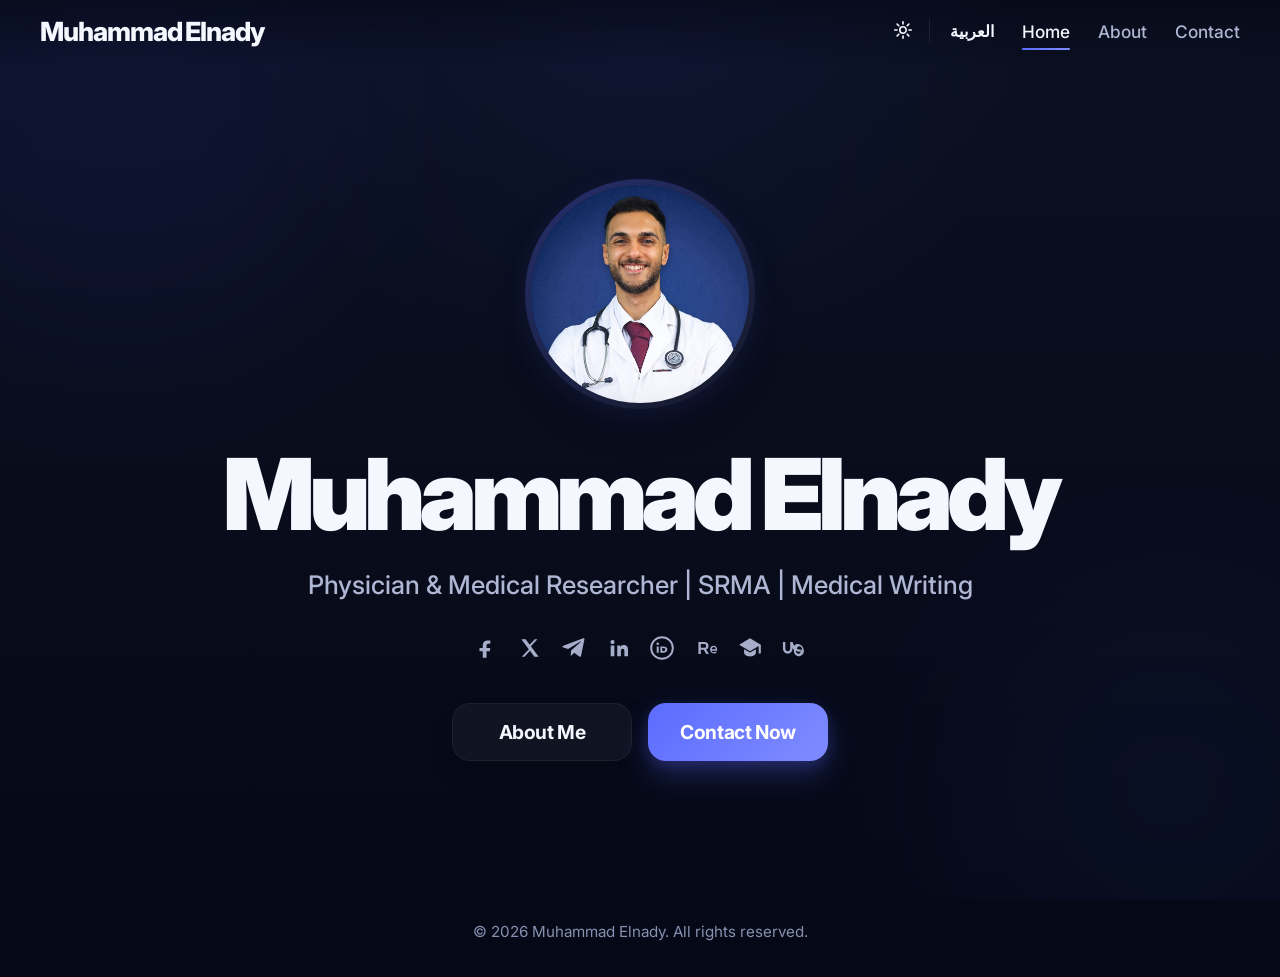
<file: index.html>
<!DOCTYPE html>
<html lang="en" dir="ltr" data-theme="dark">
  <head>
    <meta charset="UTF-8" />
    <meta name="viewport" content="width=device-width, initial-scale=1.0" />
    <title>Muhammad Elnady | Portfolio</title>
    <meta
      name="description"
      content="Muhammad Elnady - Physician, Medical Researcher, SRMA, and Medical Writer."
    />

    <!-- Google Font -->
    <link rel="preconnect" href="https://fonts.googleapis.com" />
    <link rel="preconnect" href="https://fonts.gstatic.com" crossorigin />
    <link
      href="https://fonts.googleapis.com/css2?family=Inter:wght@400;500;600;700;800;900&display=swap"
      rel="stylesheet"
    />
    <link rel="icon" type="image/jpeg" href="assets/img/favicon.png" />
    <!-- Main CSS -->
    <link rel="stylesheet" href="assets/css/style.css" />
  </head>
  <body class="home-page">
    <!-- =========================================
      HEADER / NAVBAR
      Edit brand name, nav labels, and links here
    ========================================== -->
    <header class="site-header">
      <div class="container navbar">
        <a href="index.html" class="brand">
          <!-- EDIT: Your logo / name -->
          <span class="brand__text">Muhammad Elnady</span>
        </a>

        <div class="nav-actions">
          <!-- Theme Toggle -->
          <button
            class="icon-btn theme-toggle"
            id="themeToggle"
            type="button"
            aria-label="Toggle light and dark mode"
            title="Toggle theme"
          >
            <span class="theme-toggle__sun" aria-hidden="true">
              <svg viewBox="0 0 24 24" fill="none">
                <path
                  d="M12 3V5.5M12 18.5V21M21 12H18.5M5.5 12H3M18.364 5.636L16.596 7.404M7.404 16.596L5.636 18.364M18.364 18.364L16.596 16.596M7.404 7.404L5.636 5.636M15.5 12A3.5 3.5 0 1 1 8.5 12A3.5 3.5 0 0 1 15.5 12Z"
                  stroke="currentColor"
                  stroke-width="1.8"
                  stroke-linecap="round"
                  stroke-linejoin="round"
                />
              </svg>
            </span>
            <span class="theme-toggle__moon" aria-hidden="true">
              <svg viewBox="0 0 24 24" fill="none">
                <path
                  d="M20 15.5A8.5 8.5 0 0 1 8.5 4C8.175 4 7.854 4.018 7.538 4.054A8.5 8.5 0 1 0 19.946 16.462C19.982 16.146 20 15.825 20 15.5Z"
                  stroke="currentColor"
                  stroke-width="1.8"
                  stroke-linecap="round"
                  stroke-linejoin="round"
                />
              </svg>
            </span>
          </button>

          <span class="nav-divider" aria-hidden="true"></span>

          <!-- Language Toggle -->
          <!-- EDIT: Change href later if you create Arabic version -->
          <button
          class="lang-toggle"
          id="langToggle"
          type="button"
          aria-label="Change language"
          data-lang-target="ar/index.html"
        >
          العربية
        </button>

          <!-- Mobile Menu Button -->
          <button
            class="menu-toggle"
            id="menuToggle"
            type="button"
            aria-label="Open menu"
            aria-expanded="false"
            aria-controls="siteNav"
          >
            <span></span>
            <span></span>
            <span></span>
          </button>

          <!-- Navigation -->
          <nav class="site-nav" id="siteNav" aria-label="Main navigation">
            <!-- EDIT: Update links as needed -->
            <a class="active" href="index.html">Home</a>
            <a href="about.html">About</a>
            <a href="contact.html">Contact</a>
          </nav>
        </div>
      </div>
    </header>

    <main>
      <!-- =========================================
        HERO SECTION
        Edit image, name, subtitle, social links, and CTA links here
      ========================================== -->
      <section class="hero">
        <div class="hero__bg hero__bg--one"></div>
        <div class="hero__bg hero__bg--two"></div>

        <div class="container hero__container">
          <!-- EDIT: Replace with your image path -->
          <div class="hero__avatar-wrap">
            <img
              class="hero__avatar"
              src="assets/img/profile.jpg"
              alt="Portrait of Muhammad Elnady"
            />
          </div>

          <!-- EDIT: Name -->
          <h1 class="hero__title">Muhammad Elnady</h1>

          <!-- EDIT: Subtitle -->
          <p class="hero__subtitle">
            Physician &amp; Medical Researcher | SRMA | Medical Writing
          </p>

          <!-- Social Links -->
          <!-- EDIT: Replace # with your real URLs -->
          <div class="social-links" aria-label="Social media links">
            <a href="https://www.facebook.com/danaa.2002" target="_blank" rel="noopener noreferrer" aria-label="Facebook">
              <svg viewBox="0 0 24 24" fill="none">
                <path
                  d="M14 8H16V5H13.5C10.7386 5 9 6.73858 9 9.5V12H6V15H9V21H12.5V15H15.5L16 12H12.5V9.8C12.5 8.72 12.72 8 14 8Z"
                  fill="currentColor"
                />
              </svg>
            </a>

            <a href="https://x.com/dana_5131" target="_blank" rel="noopener noreferrer" aria-label="X">
              <svg viewBox="0 0 24 24" fill="none">
                <path
                  d="M4 4L10.9 13.2L4.43 20H6.9L12 14.64L16 20H20L12.83 10.4L18.86 4H16.39L11.72 8.96L8 4H4Z"
                  fill="currentColor"
                />
              </svg>
            </a>

            <a href="https://t.me/muhammad_ramaadan" target="_blank" rel="noopener noreferrer" aria-label="Telegram">
              <svg viewBox="0 0 24 24" fill="none">
                <path
                  d="M21.5 4.5L18.56 19.14C18.34 20.18 17.77 20.44 16.9 19.96L12.17 16.47L9.89 18.67C9.64 18.92 9.43 19.13 8.95 19.13L9.29 14.31L18.06 6.38C18.44 6.04 17.98 5.85 17.48 6.18L6.64 13L1.97 11.54C0.96 11.22 0.94 10.52 2.18 10.03L20.44 2.99C21.29 2.69 22.03 3.19 21.5 4.5Z"
                  fill="currentColor"
                />
              </svg>
            </a>

            <a href="https://www.linkedin.com/in/muhammad-ramadan-b56132204" target="_blank" rel="noopener noreferrer" aria-label="LinkedIn">
              <svg viewBox="0 0 24 24" fill="none">
                <path
                  d="M6.94 8.5A1.94 1.94 0 1 0 6.94 4.62A1.94 1.94 0 0 0 6.94 8.5ZM5.25 9.75H8.63V19.5H5.25V9.75ZM10.75 9.75H13.99V11.08H14.04C14.49 10.22 15.58 9.31 17.22 9.31C20.62 9.31 21.25 11.55 21.25 14.46V19.5H17.88V15.03C17.88 13.97 17.86 12.6 16.39 12.6C14.89 12.6 14.66 13.77 14.66 14.95V19.5H11.28V9.75H10.75Z"
                  fill="currentColor"
                />
              </svg>
            </a>

            <a href="https://orcid.org/0009-0005-8263-1694" target="_blank" rel="noopener noreferrer" aria-label="ORCID">
              <svg viewBox="0 0 24 24" fill="none">
                <circle cx="12" cy="12" r="10" stroke="currentColor" stroke-width="1.8" />
                <circle cx="8" cy="8.1" r="1.2" fill="currentColor" />
                <path
                  d="M7.1 10.5H9V16.3H7.1V10.5ZM10.5 10.5H13.2C15.33 10.5 16.95 11.65 16.95 13.38C16.95 15.06 15.57 16.3 13.24 16.3H10.5V10.5ZM12.25 12V14.8H13.18C14.44 14.8 15.11 14.19 15.11 13.4C15.11 12.6 14.42 12 13.16 12H12.25Z"
                  fill="currentColor"
                />
              </svg>
            </a>

            <a href="https://www.researchgate.net/profile/Mohamed-Ramadan-182" target="_blank" rel="noopener noreferrer" aria-label="ResearchGate">
              <svg viewBox="0 0 24 24" fill="none">
                <path
                  d="M5 6.5H10.2C12.84 6.5 14.35 7.8 14.35 10.1C14.35 11.68 13.5 12.77 12.08 13.2L14.7 17.5H12.27L9.95 13.53H7.18V17.5H5V6.5ZM7.18 8.35V11.8H10C11.45 11.8 12.13 11.26 12.13 10.08C12.13 8.93 11.43 8.35 10 8.35H7.18Z"
                  fill="currentColor"
                />
                <path
                  d="M19.2 9.9C17.22 9.9 15.75 11.39 15.75 13.44C15.75 15.53 17.19 17 19.23 17C20.53 17 21.59 16.4 22.06 15.37H20.08C19.82 15.73 19.35 15.93 18.84 15.93C17.95 15.93 17.31 15.39 17.16 14.54H22.22C22.25 14.34 22.27 14.11 22.27 13.89C22.27 11.55 20.98 9.9 19.2 9.9ZM17.2 13.22C17.34 12.42 17.93 10.97 19.19 10.97C20.36 10.97 20.9 11.95 20.95 13.22H17.2Z"
                  fill="currentColor"
                />
              </svg>
            </a>

            <a href="https://scholar.google.com/citations?user=Tmoz6ccAAAAJ&hl=en" target="_blank" rel="noopener noreferrer" aria-label="Google Scholar">
              <svg viewBox="0 0 24 24" fill="none">
                <path
                  d="M12 3L2 9L12 15L20 10.2V17H22V9L12 3ZM6.5 13.2V16.1C6.5 18.1 8.96 19.75 12 19.75C15.04 19.75 17.5 18.1 17.5 16.1V13.2L12 16.1L6.5 13.2Z"
                  fill="currentColor"
                />
              </svg>
            </a>

            <a href="https://www.upwork.com/freelancers/~01d7a597a77e3b06c5" target="_blank" rel="noopener noreferrer" aria-label="Upwork">
              <svg viewBox="0 0 24 24" fill="none">
                <path
                  d="M15.25 8.4C14.02 8.4 12.94 8.93 12.17 9.86C11.56 8.88 11.06 7.75 10.71 6.5H8.51V12.25C8.51 13.91 7.63 15.09 6.25 15.09C4.9 15.09 4 13.97 4 12.25V6.5H1.8V12.28C1.8 15.22 3.67 17.17 6.25 17.17C8.78 17.17 10.71 15.22 10.71 12.28V11.83C11.09 12.57 11.54 13.24 12.05 13.82L11.99 14.16C11.5 16.85 13.28 19.5 16.27 19.5C18.93 19.5 21.1 17.34 21.1 14.66C21.1 11.48 18.56 8.4 15.25 8.4ZM16.18 17.39C14.58 17.39 13.62 16.03 13.88 14.58L13.91 14.4C14.81 15.12 15.81 15.53 16.71 15.53C17.32 15.53 17.87 15.37 18.31 15.08C18.12 16.39 17.24 17.39 16.18 17.39ZM16.79 13.48C16.16 13.48 15.36 13.14 14.58 12.52C14.97 11.36 15.95 10.49 17.05 10.49C18.46 10.49 19.43 11.88 19.43 13.63C19.43 13.83 19.42 14.02 19.39 14.2C18.93 13.75 18.1 13.48 16.79 13.48Z"
                  fill="currentColor"
                />
              </svg>
            </a>
          </div>

          <!-- CTA Buttons -->
          <!-- EDIT: Update button links -->
          <div class="hero__cta">
            <a href="about.html" class="btn btn--secondary">About Me</a>
            <a href="contact.html" class="btn btn--primary">Contact Now</a>
          </div>
        </div>
      </section>
    </main>

    <!-- =========================================
      FOOTER
      Edit footer text/links here
    ========================================== -->
    <footer class="site-footer">
      <div class="container footer-inner">
        <p>&copy; <span id="currentYear"></span> Muhammad Elnady. All rights reserved.</p>
      </div>
    </footer>

    <script src="assets/js/main.js"></script>
  </body>
</html>
</file>
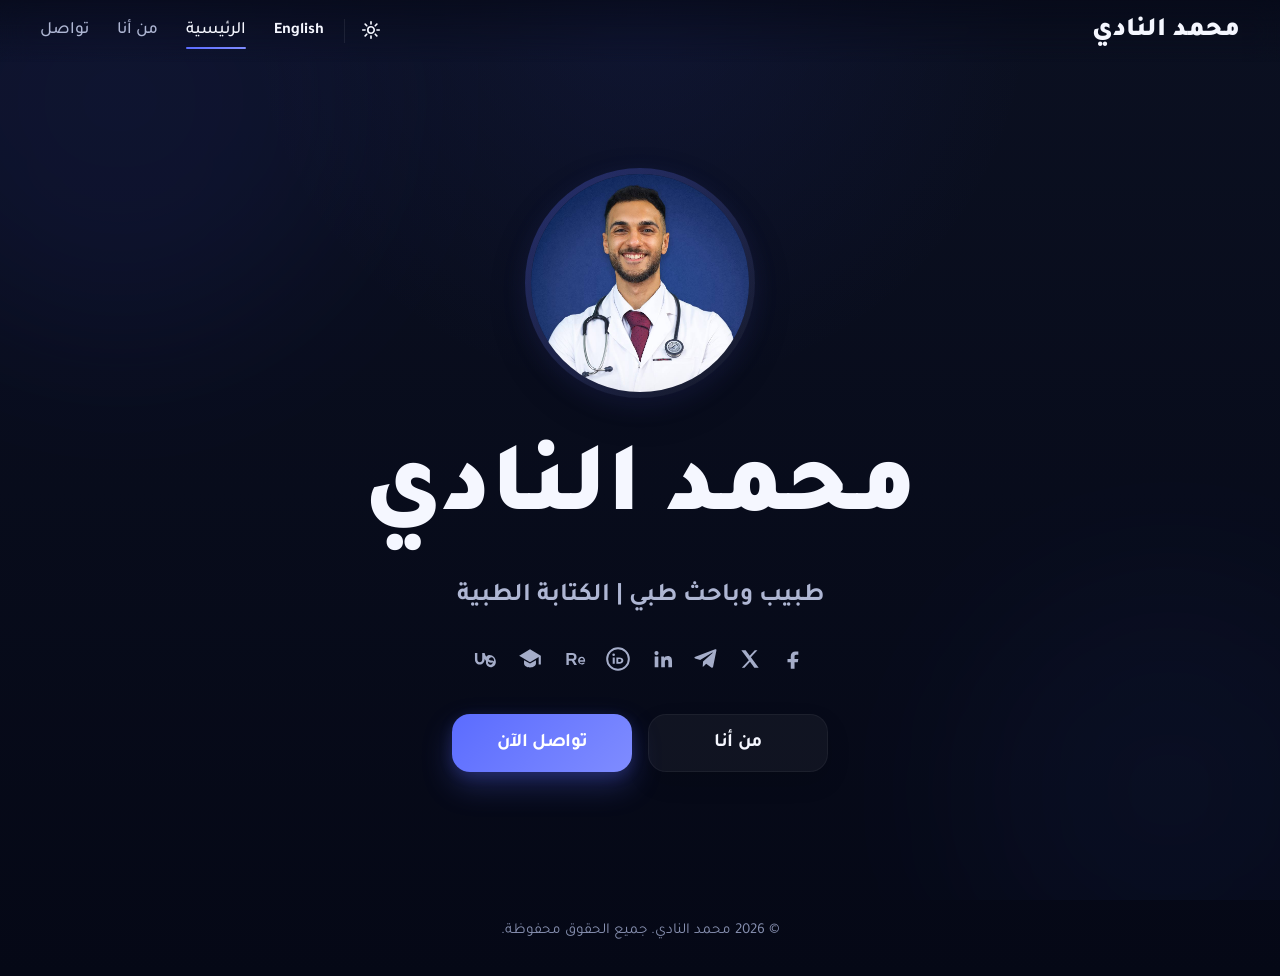
<file: ar/index.html>
<!DOCTYPE html>
<html lang="ar" dir="rtl" data-theme="dark">
  <head>
    <meta charset="UTF-8" />
    <meta name="viewport" content="width=device-width, initial-scale=1.0" />
    <title>محمد النادي | الرئيسية</title>
    <meta
      name="description"
      content="الموقع الشخصي لمحمد النادي - طبيب وباحث طبي وكاتب طبي."
    />

    <link rel="preconnect" href="https://fonts.googleapis.com" />
    <link rel="preconnect" href="https://fonts.gstatic.com" crossorigin />
    <link
      href="https://fonts.googleapis.com/css2?family=Inter:wght@400;500;600;700;800;900&family=Tajawal:wght@400;500;700;800;900&display=swap"
      rel="stylesheet"
    />

    <link rel="icon" type="image/jpeg" href="../assets/img/favicon.jpg" />
    <link rel="stylesheet" href="../assets/css/style.css" />
  </head>
  <body class="home-page is-ar">
    <header class="site-header">
      <div class="container navbar">
        <a href="index.html" class="brand">
          <span class="brand__text brand__text--ar">محمد النادي</span>
        </a>

        <div class="nav-actions">
          <button
            class="icon-btn theme-toggle"
            id="themeToggle"
            type="button"
            aria-label="تبديل الوضع الداكن والفاتح"
            title="تبديل المظهر"
          >
            <span class="theme-toggle__sun" aria-hidden="true">
              <svg viewBox="0 0 24 24" fill="none">
                <path d="M12 3V5.5M12 18.5V21M21 12H18.5M5.5 12H3M18.364 5.636L16.596 7.404M7.404 16.596L5.636 18.364M18.364 18.364L16.596 16.596M7.404 7.404L5.636 5.636M15.5 12A3.5 3.5 0 1 1 8.5 12A3.5 3.5 0 0 1 15.5 12Z" stroke="currentColor" stroke-width="1.8" stroke-linecap="round" stroke-linejoin="round"/>
              </svg>
            </span>
            <span class="theme-toggle__moon" aria-hidden="true">
              <svg viewBox="0 0 24 24" fill="none">
                <path d="M20 15.5A8.5 8.5 0 0 1 8.5 4C8.175 4 7.854 4.018 7.538 4.054A8.5 8.5 0 1 0 19.946 16.462C19.982 16.146 20 15.825 20 15.5Z" stroke="currentColor" stroke-width="1.8" stroke-linecap="round" stroke-linejoin="round"/>
              </svg>
            </span>
          </button>

          <span class="nav-divider" aria-hidden="true"></span>

          <button
            class="lang-toggle"
            id="langToggle"
            type="button"
            aria-label="Change language"
            data-lang-target="../index.html"
          >
            English
          </button>

          <button
            class="menu-toggle"
            id="menuToggle"
            type="button"
            aria-label="فتح القائمة"
            aria-expanded="false"
            aria-controls="siteNav"
          >
            <span></span>
            <span></span>
            <span></span>
          </button>

          <nav class="site-nav" id="siteNav" aria-label="القائمة الرئيسية">
            <a class="active" href="index.html">الرئيسية</a>
            <a href="about.html">من أنا</a>
            <a href="contact.html">تواصل</a>
          </nav>
        </div>
      </div>
    </header>

    <main>
      <section class="hero">
        <div class="hero__bg hero__bg--one"></div>
        <div class="hero__bg hero__bg--two"></div>

        <div class="container hero__container">
          <div class="hero__avatar-wrap">
            <img
              class="hero__avatar"
              src="../assets/img/profile.jpg"
              alt="صورة محمد النادي"
            />
          </div>

          <h1 class="hero__title hero__title--ar">محمد النادي</h1>

          <p class="hero__subtitle hero__subtitle--ar">
            طبيب وباحث طبي | الكتابة الطبية
          </p>

          <div class="social-links" aria-label="روابط التواصل الاجتماعي">
            <a href="https://www.facebook.com/danaa.2002" target="_blank" rel="noopener noreferrer" aria-label="Facebook"><svg viewBox="0 0 24 24" fill="none"><path d="M14 8H16V5H13.5C10.7386 5 9 6.73858 9 9.5V12H6V15H9V21H12.5V15H15.5L16 12H12.5V9.8C12.5 8.72 12.72 8 14 8Z" fill="currentColor"/></svg></a>
            <a href="https://x.com/dana_5131?s=21" target="_blank" rel="noopener noreferrer" aria-label="X"><svg viewBox="0 0 24 24" fill="none"><path d="M4 4L10.9 13.2L4.43 20H6.9L12 14.64L16 20H20L12.83 10.4L18.86 4H16.39L11.72 8.96L8 4H4Z" fill="currentColor"/></svg></a>
            <a href="https://t.me/muhammad_ramaadan" target="_blank" rel="noopener noreferrer" aria-label="Telegram"><svg viewBox="0 0 24 24" fill="none"><path d="M21.5 4.5L18.56 19.14C18.34 20.18 17.77 20.44 16.9 19.96L12.17 16.47L9.89 18.67C9.64 18.92 9.43 19.13 8.95 19.13L9.29 14.31L18.06 6.38C18.44 6.04 17.98 5.85 17.48 6.18L6.64 13L1.97 11.54C0.96 11.22 0.94 10.52 2.18 10.03L20.44 2.99C21.29 2.69 22.03 3.19 21.5 4.5Z" fill="currentColor"/></svg></a>
            <a href="https://www.linkedin.com/in/muhammad-ramadan-b56132204" target="_blank" rel="noopener noreferrer" aria-label="LinkedIn"><svg viewBox="0 0 24 24" fill="none"><path d="M6.94 8.5A1.94 1.94 0 1 0 6.94 4.62A1.94 1.94 0 0 0 6.94 8.5ZM5.25 9.75H8.63V19.5H5.25V9.75ZM10.75 9.75H13.99V11.08H14.04C14.49 10.22 15.58 9.31 17.22 9.31C20.62 9.31 21.25 11.55 21.25 14.46V19.5H17.88V15.03C17.88 13.97 17.86 12.6 16.39 12.6C14.89 12.6 14.66 13.77 14.66 14.95V19.5H11.28V9.75H10.75Z" fill="currentColor"/></svg></a>
            <a href="https://orcid.org/0009-0005-8263-1694" target="_blank" rel="noopener noreferrer" aria-label="ORCID"><svg viewBox="0 0 24 24" fill="none"><circle cx="12" cy="12" r="10" stroke="currentColor" stroke-width="1.8" /><circle cx="8" cy="8.1" r="1.2" fill="currentColor" /><path d="M7.1 10.5H9V16.3H7.1V10.5ZM10.5 10.5H13.2C15.33 10.5 16.95 11.65 16.95 13.38C16.95 15.06 15.57 16.3 13.24 16.3H10.5V10.5ZM12.25 12V14.8H13.18C14.44 14.8 15.11 14.19 15.11 13.4C15.11 12.6 14.42 12 13.16 12H12.25Z" fill="currentColor" /></svg></a>
            <a href="https://www.researchgate.net/profile/Mohamed-Ramadan-182" target="_blank" rel="noopener noreferrer" aria-label="ResearchGate"><svg viewBox="0 0 24 24" fill="none"><path d="M5 6.5H10.2C12.84 6.5 14.35 7.8 14.35 10.1C14.35 11.68 13.5 12.77 12.08 13.2L14.7 17.5H12.27L9.95 13.53H7.18V17.5H5V6.5ZM7.18 8.35V11.8H10C11.45 11.8 12.13 11.26 12.13 10.08C12.13 8.93 11.43 8.35 10 8.35H7.18Z" fill="currentColor"/><path d="M19.2 9.9C17.22 9.9 15.75 11.39 15.75 13.44C15.75 15.53 17.19 17 19.23 17C20.53 17 21.59 16.4 22.06 15.37H20.08C19.82 15.73 19.35 15.93 18.84 15.93C17.95 15.93 17.31 15.39 17.16 14.54H22.22C22.25 14.34 22.27 14.11 22.27 13.89C22.27 11.55 20.98 9.9 19.2 9.9ZM17.2 13.22C17.34 12.42 17.93 10.97 19.19 10.97C20.36 10.97 20.9 11.95 20.95 13.22H17.2Z" fill="currentColor"/></svg></a>
            <a href="https://scholar.google.com/citations?user=Tmoz6ccAAAAJ&hl=en" target="_blank" rel="noopener noreferrer" aria-label="Google Scholar"><svg viewBox="0 0 24 24" fill="none"><path d="M12 3L2 9L12 15L20 10.2V17H22V9L12 3ZM6.5 13.2V16.1C6.5 18.1 8.96 19.75 12 19.75C15.04 19.75 17.5 18.1 17.5 16.1V13.2L12 16.1L6.5 13.2Z" fill="currentColor"/></svg></a>
            <a href="https://www.upwork.com/freelancers/~01d7a597a77e3b06c5" target="_blank" rel="noopener noreferrer" aria-label="Upwork"><svg viewBox="0 0 24 24" fill="none"><path d="M15.25 8.4C14.02 8.4 12.94 8.93 12.17 9.86C11.56 8.88 11.06 7.75 10.71 6.5H8.51V12.25C8.51 13.91 7.63 15.09 6.25 15.09C4.9 15.09 4 13.97 4 12.25V6.5H1.8V12.28C1.8 15.22 3.67 17.17 6.25 17.17C8.78 17.17 10.71 15.22 10.71 12.28V11.83C11.09 12.57 11.54 13.24 12.05 13.82L11.99 14.16C11.5 16.85 13.28 19.5 16.27 19.5C18.93 19.5 21.1 17.34 21.1 14.66C21.1 11.48 18.56 8.4 15.25 8.4ZM16.18 17.39C14.58 17.39 13.62 16.03 13.88 14.58L13.91 14.4C14.81 15.12 15.81 15.53 16.71 15.53C17.32 15.53 17.87 15.37 18.31 15.08C18.12 16.39 17.24 17.39 16.18 17.39ZM16.79 13.48C16.16 13.48 15.36 13.14 14.58 12.52C14.97 11.36 15.95 10.49 17.05 10.49C18.46 10.49 19.43 11.88 19.43 13.63C19.43 13.83 19.42 14.02 19.39 14.2C18.93 13.75 18.1 13.48 16.79 13.48Z" fill="currentColor"/></svg></a>
          </div>

          <div class="hero__cta">
            <a href="about.html" class="btn btn--secondary">من أنا</a>
            <a href="contact.html" class="btn btn--primary">تواصل الآن</a>
          </div>
        </div>
      </section>
    </main>

    <footer class="site-footer">
      <div class="container footer-inner">
        <p>© <span id="currentYear"></span> محمد النادي. جميع الحقوق محفوظة.</p>
      </div>
    </footer>

    <script src="../assets/js/main.js"></script>
  </body>
</html>
</file>
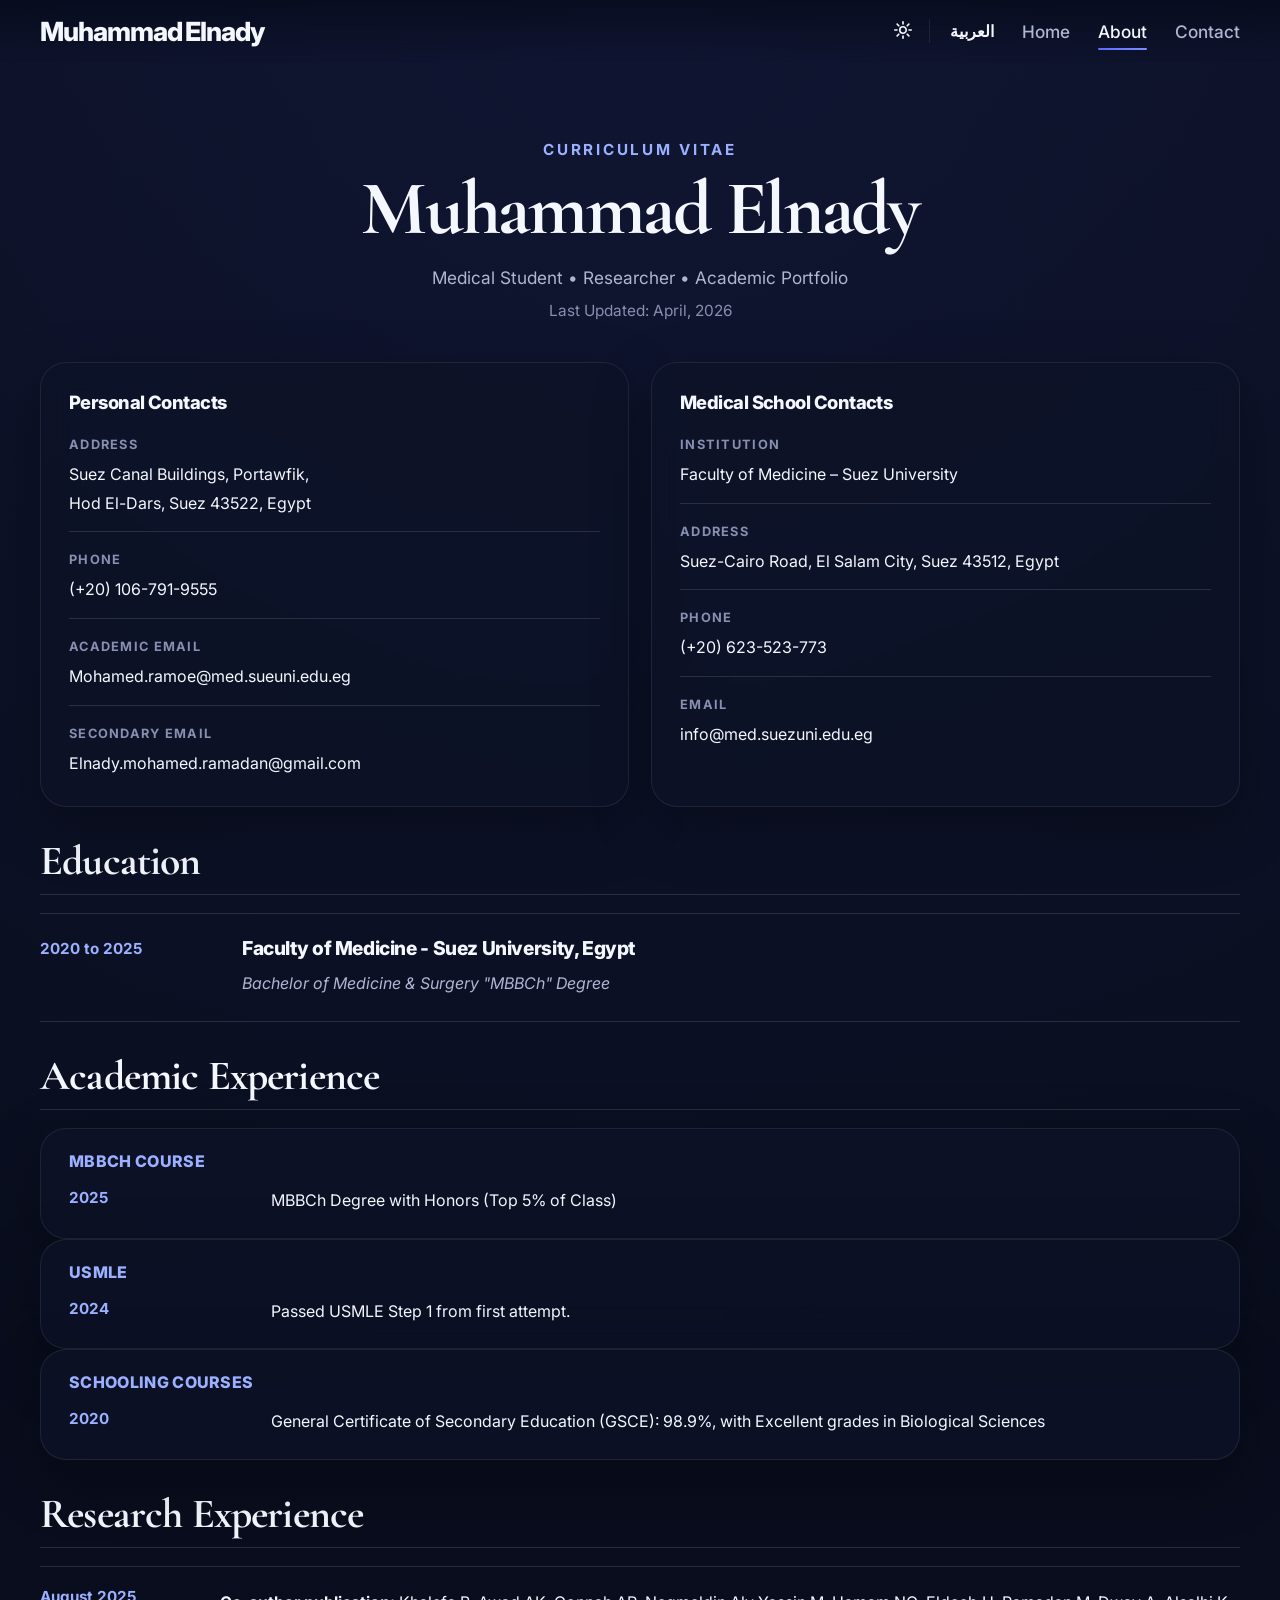
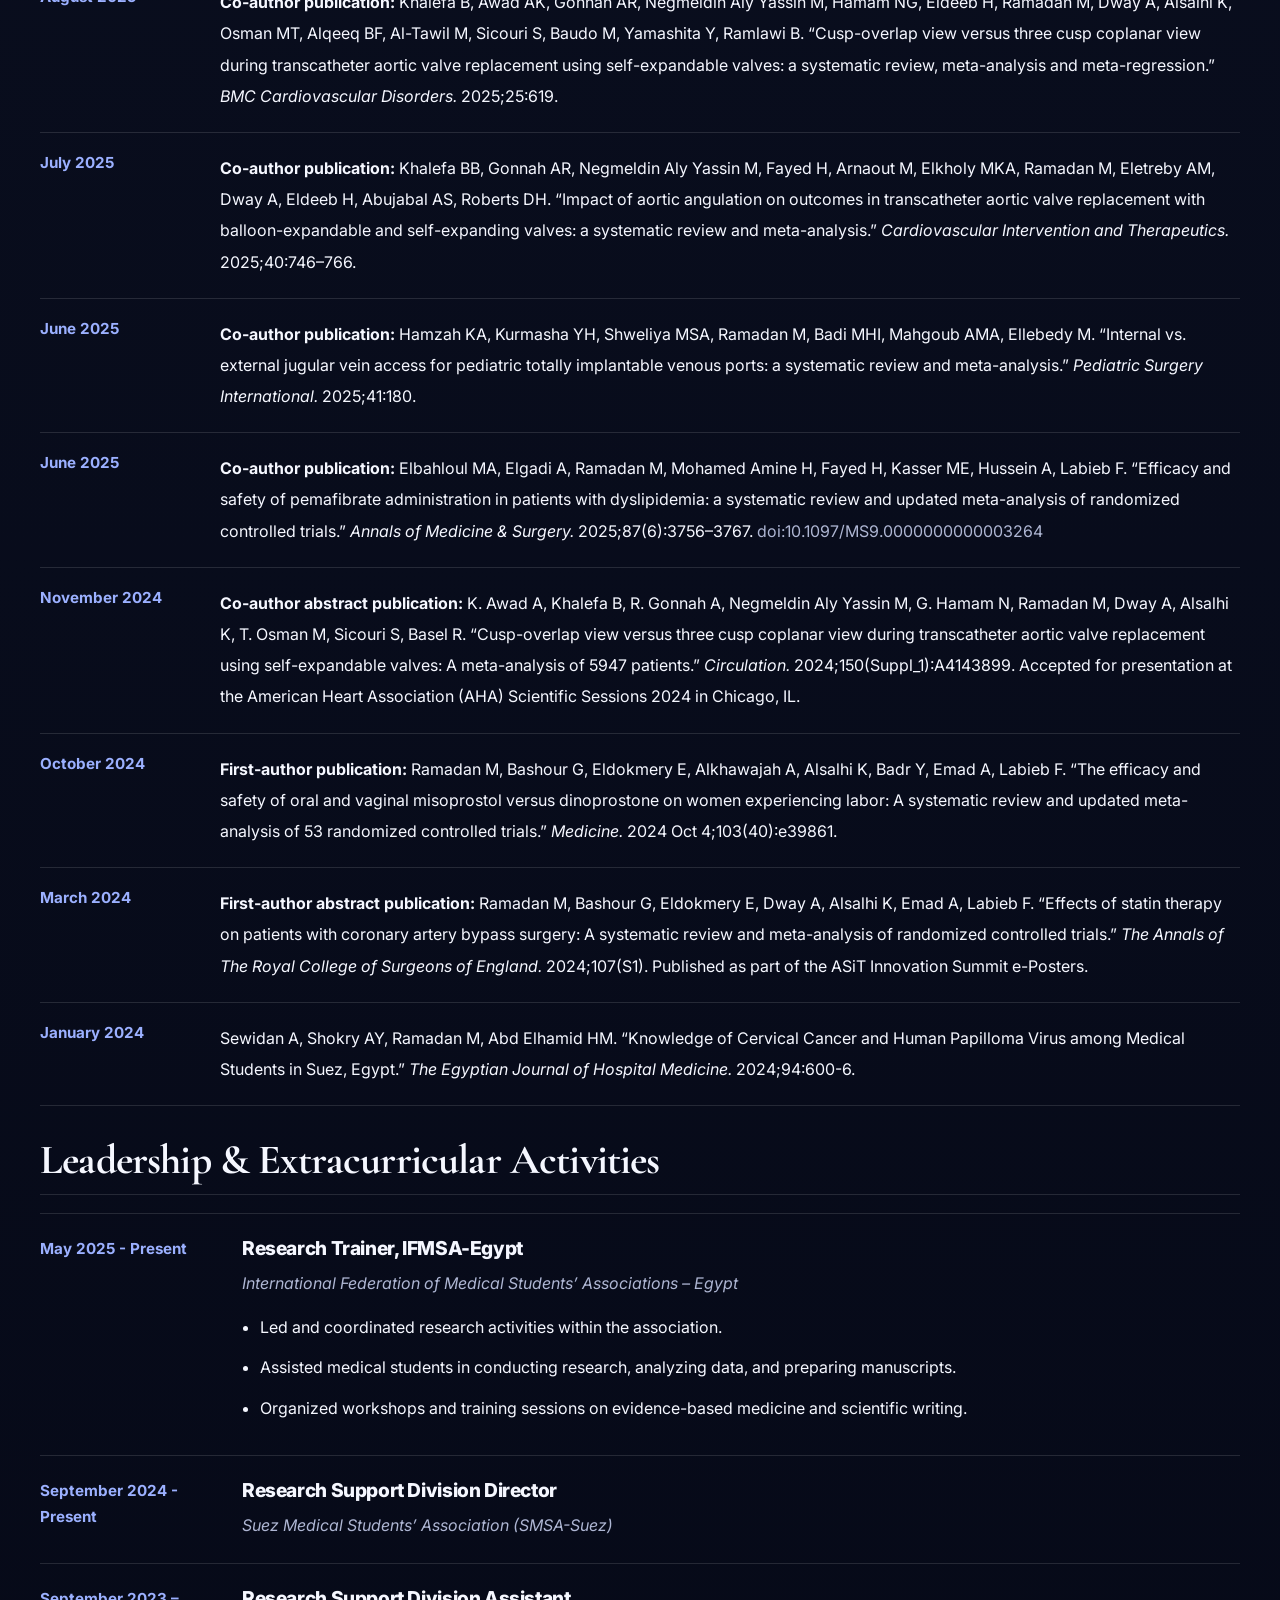
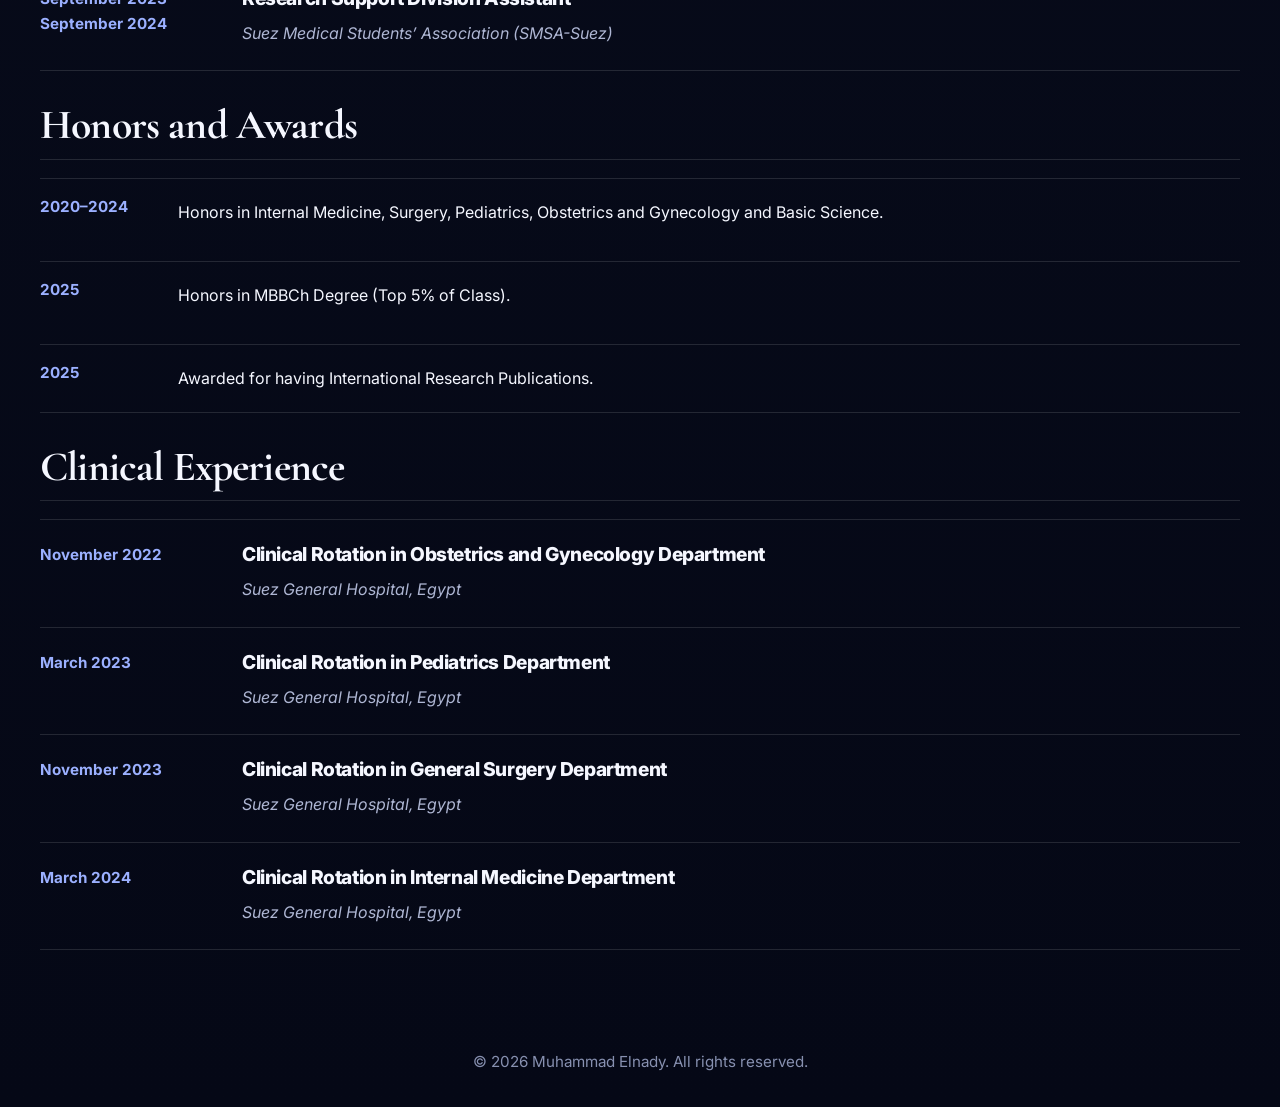
<file: about.html>
<!DOCTYPE html>
<html lang="en" dir="ltr" data-theme="dark">
  <head>
    <meta charset="UTF-8" />
    <meta name="viewport" content="width=device-width, initial-scale=1.0" />
    <title>About | Muhammad Elnady</title>
    <meta
      name="description"
      content="About page and CV of Muhammad Elnady."
    />

    <link rel="preconnect" href="https://fonts.googleapis.com" />
    <link rel="preconnect" href="https://fonts.gstatic.com" crossorigin />
    <link
      href="https://fonts.googleapis.com/css2?family=Inter:wght@400;500;600;700;800;900&family=Cormorant+Garamond:wght@600;700&display=swap"
      rel="stylesheet"
    />
    <link rel="icon" type="image/jpeg" href="assets/img/favicon.png" />
    <link rel="stylesheet" href="assets/css/style.css" />
  </head>
  <body class="about-page">
    <!-- =========================================
      HEADER / NAVBAR
      Edit brand, nav labels, and links here
    ========================================== -->
    <header class="site-header">
      <div class="container navbar">
        <a href="index.html" class="brand">
          <!-- EDIT: Brand name -->
          <span class="brand__text">Muhammad Elnady</span>
        </a>

        <div class="nav-actions">
          <button
            class="icon-btn theme-toggle"
            id="themeToggle"
            type="button"
            aria-label="Toggle light and dark mode"
            title="Toggle theme"
          >
            <span class="theme-toggle__sun" aria-hidden="true">
              <svg viewBox="0 0 24 24" fill="none">
                <path
                  d="M12 3V5.5M12 18.5V21M21 12H18.5M5.5 12H3M18.364 5.636L16.596 7.404M7.404 16.596L5.636 18.364M18.364 18.364L16.596 16.596M7.404 7.404L5.636 5.636M15.5 12A3.5 3.5 0 1 1 8.5 12A3.5 3.5 0 0 1 15.5 12Z"
                  stroke="currentColor"
                  stroke-width="1.8"
                  stroke-linecap="round"
                  stroke-linejoin="round"
                />
              </svg>
            </span>
            <span class="theme-toggle__moon" aria-hidden="true">
              <svg viewBox="0 0 24 24" fill="none">
                <path
                  d="M20 15.5A8.5 8.5 0 0 1 8.5 4C8.175 4 7.854 4.018 7.538 4.054A8.5 8.5 0 1 0 19.946 16.462C19.982 16.146 20 15.825 20 15.5Z"
                  stroke="currentColor"
                  stroke-width="1.8"
                  stroke-linecap="round"
                  stroke-linejoin="round"
                />
              </svg>
            </span>
          </button>

          <span class="nav-divider" aria-hidden="true"></span>

          <button
          class="lang-toggle"
          id="langToggle"
          type="button"
          aria-label="Change language"
          data-lang-target="ar/about.html"
        >
          العربية
        </button>
          <button
            class="menu-toggle"
            id="menuToggle"
            type="button"
            aria-label="Open menu"
            aria-expanded="false"
            aria-controls="siteNav"
          >
            <span></span>
            <span></span>
            <span></span>
          </button>

          <nav class="site-nav" id="siteNav" aria-label="Main navigation">
            <a href="index.html">Home</a>
            <a class="active" href="about.html">About</a>
            <a href="contact.html">Contact</a>
          </nav>
        </div>
      </div>
    </header>

    <main class="about-main">
      <div class="container">
        <!-- =========================================
          ABOUT HERO / NAME BLOCK
          EDIT: This is the easiest place to update your name,
          title, and short summary later
        ========================================== -->
        <section class="about-hero">
          <p class="about-eyebrow">Curriculum Vitae</p>
          <h1 class="about-name">Muhammad Elnady</h1>
          <p class="about-role">
            Medical Student • Researcher • Academic Portfolio
          </p>
          <p class="about-updated">Last Updated: April, 2026</p>
        </section>

        <!-- =========================================
          CONTACTS GRID
          EDIT: Update personal and institutional contacts here
        ========================================== -->
        <section class="about-grid about-grid--top">
          <article class="cv-card">
            <h2 class="section-heading">Personal Contacts</h2>
            <div class="contact-list">
              <div class="contact-item">
                <span class="contact-label">Address</span>
                <p>
                  Suez Canal Buildings, Portawfik,<br />
                  Hod El-Dars, Suez 43522, Egypt
                </p>
              </div>

              <div class="contact-item">
                <span class="contact-label">Phone</span>
                <p><a href="tel:+201067919555">(+20) 106-791-9555</a></p>
              </div>

              <div class="contact-item">
                <span class="contact-label">Academic Email</span>
                <p>
                  <a href="mailto:Mohamed.ramoe@med.sueuni.edu.eg">
                    Mohamed.ramoe@med.sueuni.edu.eg
                  </a>
                </p>
              </div>

              <div class="contact-item">
                <span class="contact-label">Secondary Email</span>
                <p>
                  <a href="mailto:Elnady.mohamed.ramadan@gmail.com">
                    Elnady.mohamed.ramadan@gmail.com
                  </a>
                </p>
              </div>
            </div>
          </article>

          <article class="cv-card">
            <h2 class="section-heading">Medical School Contacts</h2>
            <div class="contact-list">
              <div class="contact-item">
                <span class="contact-label">Institution</span>
                <p>Faculty of Medicine – Suez University</p>
              </div>

              <div class="contact-item">
                <span class="contact-label">Address</span>
                <p>Suez-Cairo Road, El Salam City, Suez 43512, Egypt</p>
              </div>

              <div class="contact-item">
                <span class="contact-label">Phone</span>
                <p><a href="tel:+20623523773">(+20) 623-523-773</a></p>
              </div>

              <div class="contact-item">
                <span class="contact-label">Email</span>
                <p>
                  <a href="mailto:info@med.suezuni.edu.eg">
                    info@med.suezuni.edu.eg
                  </a>
                </p>
              </div>
            </div>
          </article>
        </section>

        <!-- =========================================
          EDUCATION
          EDIT: Keep each education entry in one timeline-item block
        ========================================== -->
        <section class="cv-section">
          <div class="section-title-wrap">
            <h2 class="section-title">Education</h2>
          </div>

          <article class="timeline-item">
            <div class="timeline-meta">2020 to 2025</div>
            <div class="timeline-body">
              <h3>Faculty of Medicine - Suez University, Egypt</h3>
              <p class="timeline-subtitle">
                Bachelor of Medicine &amp; Surgery "MBBCh" Degree
              </p>
            </div>
          </article>
        </section>

        <!-- =========================================
          ACADEMIC EXPERIENCE
        ========================================== -->
        <section class="cv-section">
          <div class="section-title-wrap">
            <h2 class="section-title">Academic Experience</h2>
          </div>

          <article class="cv-card cv-card--tight">
            <h3 class="subsection-title">MBBCh Course</h3>
            <div class="timeline-item timeline-item--simple">
              <div class="timeline-meta">2025</div>
              <div class="timeline-body">
                <p>MBBCh Degree with Honors (Top 5% of Class)</p>
              </div>
            </div>
          </article>

          <article class="cv-card cv-card--tight">
            <h3 class="subsection-title">USMLE</h3>
            <div class="timeline-item timeline-item--simple">
              <div class="timeline-meta">2024</div>
              <div class="timeline-body">
                <p>Passed USMLE Step 1 from first attempt.</p>
              </div>
            </div>
          </article>

          <article class="cv-card cv-card--tight">
            <h3 class="subsection-title">Schooling Courses</h3>
            <div class="timeline-item timeline-item--simple">
              <div class="timeline-meta">2020</div>
              <div class="timeline-body">
                <p>
                  General Certificate of Secondary Education (GSCE): 98.9%,
                  with Excellent grades in Biological Sciences
                </p>
              </div>
            </div>
          </article>
        </section>

        <!-- =========================================
          RESEARCH EXPERIENCE
          EDIT: Each publication is a publication-item block
        ========================================== -->
        <section class="cv-section">
          <div class="section-title-wrap">
            <h2 class="section-title">Research Experience</h2>
          </div>

          <div class="publication-list">
            <article class="publication-item">
              <div class="publication-date">August 2025</div>
              <div class="publication-content">
                <p>
                  <strong>Co-author publication:</strong> Khalefa B, Awad AK,
                  Gonnah AR, Negmeldin Aly Yassin M, Hamam NG, Eldeeb H,
                  Ramadan M, Dway A, Alsalhi K, Osman MT, Alqeeq BF, Al-Tawil
                  M, Sicouri S, Baudo M, Yamashita Y, Ramlawi B.
                  “Cusp-overlap view versus three cusp coplanar view during
                  transcatheter aortic valve replacement using self-expandable
                  valves: a systematic review, meta-analysis and
                  meta-regression.” <em>BMC Cardiovascular Disorders.</em>
                  2025;25:619.
                </p>
              </div>
            </article>

            <article class="publication-item">
              <div class="publication-date">July 2025</div>
              <div class="publication-content">
                <p>
                  <strong>Co-author publication:</strong> Khalefa BB, Gonnah
                  AR, Negmeldin Aly Yassin M, Fayed H, Arnaout M, Elkholy MKA,
                  Ramadan M, Eletreby AM, Dway A, Eldeeb H, Abujabal AS,
                  Roberts DH. “Impact of aortic angulation on outcomes in
                  transcatheter aortic valve replacement with balloon-expandable
                  and self-expanding valves: a systematic review and
                  meta-analysis.” <em>Cardiovascular Intervention and
                  Therapeutics.</em> 2025;40:746–766.
                </p>
              </div>
            </article>

            <article class="publication-item">
              <div class="publication-date">June 2025</div>
              <div class="publication-content">
                <p>
                  <strong>Co-author publication:</strong> Hamzah KA, Kurmasha
                  YH, Shweliya MSA, Ramadan M, Badi MHI, Mahgoub AMA, Ellebedy
                  M. “Internal vs. external jugular vein access for pediatric
                  totally implantable venous ports: a systematic review and
                  meta-analysis.” <em>Pediatric Surgery International.</em>
                  2025;41:180.
                </p>
              </div>
            </article>

            <article class="publication-item">
              <div class="publication-date">June 2025</div>
              <div class="publication-content">
                <p>
                  <strong>Co-author publication:</strong> Elbahloul MA, Elgadi
                  A, Ramadan M, Mohamed Amine H, Fayed H, Kasser ME, Hussein A,
                  Labieb F. “Efficacy and safety of pemafibrate administration
                  in patients with dyslipidemia: a systematic review and updated
                  meta-analysis of randomized controlled trials.”
                  <em>Annals of Medicine &amp; Surgery.</em>
                  2025;87(6):3756–3767.
                  <span class="doi">doi:10.1097/MS9.0000000000003264</span>
                </p>
              </div>
            </article>

            <article class="publication-item">
              <div class="publication-date">November 2024</div>
              <div class="publication-content">
                <p>
                  <strong>Co-author abstract publication:</strong>
                  K. Awad A, Khalefa B, R. Gonnah A, Negmeldin Aly Yassin M,
                  G. Hamam N, Ramadan M, Dway A, Alsalhi K, T. Osman M,
                  Sicouri S, Basel R. “Cusp-overlap view versus three cusp
                  coplanar view during transcatheter aortic valve replacement
                  using self-expandable valves: A meta-analysis of 5947
                  patients.” <em>Circulation.</em>
                  2024;150(Suppl_1):A4143899. Accepted for presentation at the
                  American Heart Association (AHA) Scientific Sessions 2024 in
                  Chicago, IL.
                </p>
              </div>
            </article>

            <article class="publication-item">
              <div class="publication-date">October 2024</div>
              <div class="publication-content">
                <p>
                  <strong>First-author publication:</strong>
                  Ramadan M, Bashour G, Eldokmery E, Alkhawajah A, Alsalhi K,
                  Badr Y, Emad A, Labieb F. “The efficacy and safety of oral
                  and vaginal misoprostol versus dinoprostone on women
                  experiencing labor: A systematic review and updated
                  meta-analysis of 53 randomized controlled trials.”
                  <em>Medicine.</em> 2024 Oct 4;103(40):e39861.
                </p>
              </div>
            </article>

            <article class="publication-item">
              <div class="publication-date">March 2024</div>
              <div class="publication-content">
                <p>
                  <strong>First-author abstract publication:</strong>
                  Ramadan M, Bashour G, Eldokmery E, Dway A, Alsalhi K, Emad A,
                  Labieb F. “Effects of statin therapy on patients with coronary
                  artery bypass surgery: A systematic review and meta-analysis
                  of randomized controlled trials.” <em>The Annals of The Royal
                  College of Surgeons of England.</em> 2024;107(S1). Published
                  as part of the ASiT Innovation Summit e-Posters.
                </p>
              </div>
            </article>

            <article class="publication-item">
              <div class="publication-date">January 2024</div>
              <div class="publication-content">
                <p>
                  Sewidan A, Shokry AY, Ramadan M, Abd Elhamid HM.
                  “Knowledge of Cervical Cancer and Human Papilloma Virus among
                  Medical Students in Suez, Egypt.”
                  <em>The Egyptian Journal of Hospital Medicine.</em>
                  2024;94:600-6.
                </p>
              </div>
            </article>
          </div>
        </section>

        <!-- =========================================
          LEADERSHIP & EXTRACURRICULAR ACTIVITIES
        ========================================== -->
        <section class="cv-section">
          <div class="section-title-wrap">
            <h2 class="section-title">Leadership &amp; Extracurricular Activities</h2>
          </div>

          <article class="timeline-item">
            <div class="timeline-meta">May 2025 - Present</div>
            <div class="timeline-body">
              <h3>
                Research Trainer, IFMSA-Egypt
              </h3>
              <p class="timeline-subtitle">
                International Federation of Medical Students’ Associations – Egypt
              </p>
              <ul class="cv-list">
                <li>Led and coordinated research activities within the association.</li>
                <li>Assisted medical students in conducting research, analyzing data, and preparing manuscripts.</li>
                <li>Organized workshops and training sessions on evidence-based medicine and scientific writing.</li>
              </ul>
            </div>
          </article>

          <article class="timeline-item">
            <div class="timeline-meta">September 2024 - Present</div>
            <div class="timeline-body">
              <h3>Research Support Division Director</h3>
              <p class="timeline-subtitle">Suez Medical Students’ Association (SMSA-Suez)</p>
            </div>
          </article>

          <article class="timeline-item">
            <div class="timeline-meta">September 2023 – September 2024</div>
            <div class="timeline-body">
              <h3>Research Support Division Assistant</h3>
              <p class="timeline-subtitle">Suez Medical Students’ Association (SMSA-Suez)</p>
            </div>
          </article>
        </section>

        <!-- =========================================
          HONORS & AWARDS
        ========================================== -->
        <section class="cv-section">
          <div class="section-title-wrap">
            <h2 class="section-title">Honors and Awards</h2>
          </div>

          <div class="award-list">
            <article class="award-item">
              <span class="award-year">2020–2024</span>
              <p>
                Honors in Internal Medicine, Surgery, Pediatrics, Obstetrics and
                Gynecology and Basic Science.
              </p>
            </article>

            <article class="award-item">
              <span class="award-year">2025</span>
              <p>Honors in MBBCh Degree (Top 5% of Class).</p>
            </article>

            <article class="award-item">
              <span class="award-year">2025</span>
              <p>Awarded for having International Research Publications.</p>
            </article>
          </div>
        </section>

        <!-- =========================================
          CLINICAL EXPERIENCE
        ========================================== -->
        <section class="cv-section">
          <div class="section-title-wrap">
            <h2 class="section-title">Clinical Experience</h2>
          </div>

          <article class="timeline-item">
            <div class="timeline-meta">November 2022</div>
            <div class="timeline-body">
              <h3>Clinical Rotation in Obstetrics and Gynecology Department</h3>
              <p class="timeline-subtitle">Suez General Hospital, Egypt</p>
            </div>
          </article>

          <article class="timeline-item">
            <div class="timeline-meta">March 2023</div>
            <div class="timeline-body">
              <h3>Clinical Rotation in Pediatrics Department</h3>
              <p class="timeline-subtitle">Suez General Hospital, Egypt</p>
            </div>
          </article>

          <article class="timeline-item">
            <div class="timeline-meta">November 2023</div>
            <div class="timeline-body">
              <h3>Clinical Rotation in General Surgery Department</h3>
              <p class="timeline-subtitle">Suez General Hospital, Egypt</p>
            </div>
          </article>

          <article class="timeline-item">
            <div class="timeline-meta">March 2024</div>
            <div class="timeline-body">
              <h3>Clinical Rotation in Internal Medicine Department</h3>
              <p class="timeline-subtitle">Suez General Hospital, Egypt</p>
            </div>
          </article>
        </section>
      </div>
    </main>

    <footer class="site-footer">
      <div class="container footer-inner">
        <p>&copy; <span id="currentYear"></span> Muhammad Elnady. All rights reserved.</p>
      </div>
    </footer>

    <script src="assets/js/main.js"></script>
  </body>
</html>
</file>
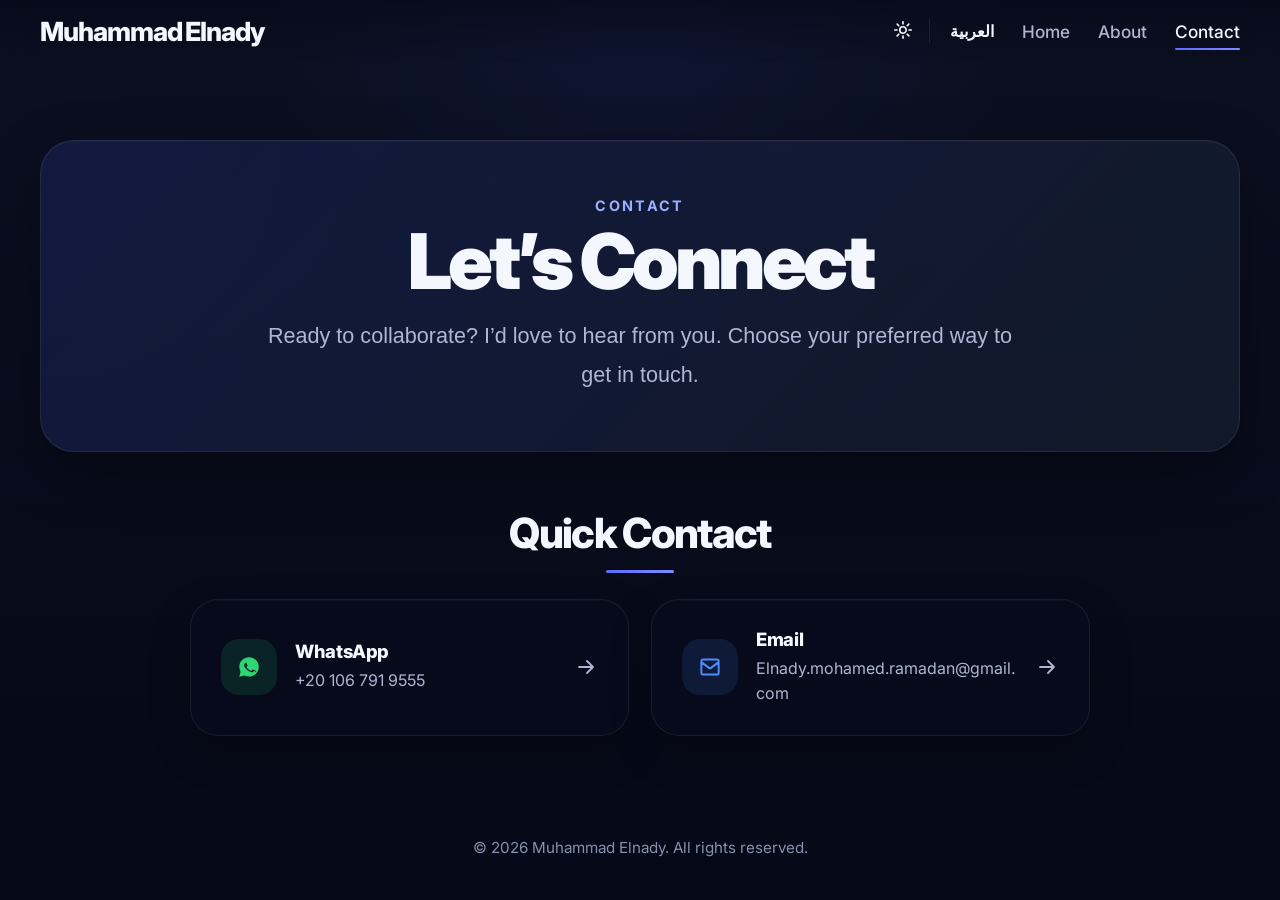
<file: contact.html>
<!DOCTYPE html>
<html lang="en" dir="ltr" data-theme="dark">
  <head>
    <meta charset="UTF-8" />
    <meta name="viewport" content="width=device-width, initial-scale=1.0" />
    <title>Contact | Muhammad Elnady</title>
    <meta
      name="description"
      content="Contact Muhammad Elnady via WhatsApp or email."
    />

    <link rel="preconnect" href="https://fonts.googleapis.com" />
    <link rel="preconnect" href="https://fonts.gstatic.com" crossorigin />
    <link
      href="https://fonts.googleapis.com/css2?family=Inter:wght@400;500;600;700;800;900&family=Cormorant+Garamond:wght@600;700&display=swap"
      rel="stylesheet"
    />

    <!-- FAVICON: replace this image path with your photo/favicon file -->
    <link rel="icon" type="image/jpeg" href="assets/img/favicon.png" />
    <link rel="stylesheet" href="assets/css/style.css" />
  </head>
  <body class="contact-page">
    <header class="site-header">
      <div class="container navbar">
        <a href="index.html" class="brand">
          <span class="brand__text">Muhammad Elnady</span>
        </a>

        <div class="nav-actions">
          <button
            class="icon-btn theme-toggle"
            id="themeToggle"
            type="button"
            aria-label="Toggle light and dark mode"
            title="Toggle theme"
          >
            <span class="theme-toggle__sun" aria-hidden="true">
              <svg viewBox="0 0 24 24" fill="none">
                <path
                  d="M12 3V5.5M12 18.5V21M21 12H18.5M5.5 12H3M18.364 5.636L16.596 7.404M7.404 16.596L5.636 18.364M18.364 18.364L16.596 16.596M7.404 7.404L5.636 5.636M15.5 12A3.5 3.5 0 1 1 8.5 12A3.5 3.5 0 0 1 15.5 12Z"
                  stroke="currentColor"
                  stroke-width="1.8"
                  stroke-linecap="round"
                  stroke-linejoin="round"
                />
              </svg>
            </span>
            <span class="theme-toggle__moon" aria-hidden="true">
              <svg viewBox="0 0 24 24" fill="none">
                <path
                  d="M20 15.5A8.5 8.5 0 0 1 8.5 4C8.175 4 7.854 4.018 7.538 4.054A8.5 8.5 0 1 0 19.946 16.462C19.982 16.146 20 15.825 20 15.5Z"
                  stroke="currentColor"
                  stroke-width="1.8"
                  stroke-linecap="round"
                  stroke-linejoin="round"
                />
              </svg>
            </span>
          </button>

          <span class="nav-divider" aria-hidden="true"></span>

          <button
          class="lang-toggle"
          id="langToggle"
          type="button"
          aria-label="Change language"
          data-lang-target="ar/contact.html"
        >
          العربية
        </button>

          <button
            class="menu-toggle"
            id="menuToggle"
            type="button"
            aria-label="Open menu"
            aria-expanded="false"
            aria-controls="siteNav"
          >
            <span></span>
            <span></span>
            <span></span>
          </button>

          <nav class="site-nav" id="siteNav" aria-label="Main navigation">
            <a href="index.html">Home</a>
            <a href="about.html">About</a>
            <a class="active" href="contact.html">Contact</a>
          </nav>
        </div>
      </div>
    </header>

    <main class="contact-main">
      <div class="container">
        <section class="contact-hero-card">
          <p class="contact-hero-card__eyebrow">Contact</p>
          <h1 class="contact-hero-card__title">Let’s Connect</h1>
          <p class="contact-hero-card__text">
            Ready to collaborate? I’d love to hear from you. Choose your
            preferred way to get in touch.
          </p>
        </section>

        <section class="contact-section">
          <div class="contact-section__header">
            <h2 class="contact-section__title">Quick Contact</h2>
          </div>

          <div class="quick-contact-grid quick-contact-grid--two">
            <a
              class="quick-card"
              href="https://wa.me/201067919555"
              target="_blank"
              rel="noopener noreferrer"
              aria-label="Contact via WhatsApp"
            >
              <div class="quick-card__icon quick-card__icon--whatsapp">
                <svg viewBox="0 0 24 24" fill="none">
                  <path
                    d="M12.04 3C7.07 3 3.03 6.98 3.03 11.88C3.03 13.44 3.45 14.96 4.25 16.29L3 21L7.87 19.78C9.15 20.46 10.59 20.82 12.04 20.82C17 20.82 21.05 16.84 21.05 11.94C21.05 7.04 17 3 12.04 3ZM16.97 15.56C16.76 16.14 15.76 16.67 15.25 16.75C14.8 16.82 14.25 16.85 12.45 16.11C10.14 15.16 8.64 12.79 8.52 12.63C8.4 12.46 7.59 11.39 7.59 10.29C7.59 9.19 8.16 8.65 8.37 8.43C8.58 8.21 8.83 8.15 8.97 8.15C9.11 8.15 9.25 8.15 9.37 8.16C9.49 8.17 9.65 8.11 9.82 8.52C10.03 9.03 10.52 10.2 10.57 10.31C10.62 10.42 10.66 10.55 10.58 10.71C10.51 10.88 10.47 10.98 10.33 11.13C10.19 11.28 10.04 11.46 9.92 11.59C9.78 11.74 9.63 11.9 9.8 12.18C9.97 12.46 10.57 13.41 11.43 14.17C12.54 15.14 13.46 15.44 13.78 15.58C14.1 15.72 14.28 15.7 14.43 15.53C14.58 15.35 15.08 14.78 15.25 14.52C15.42 14.27 15.59 14.31 15.87 14.42C16.16 14.52 17.68 15.25 17.92 15.37C18.16 15.49 18.32 15.55 18.37 15.64C18.42 15.72 18.42 16.14 18.21 16.72L16.97 15.56Z"
                    fill="currentColor"
                  />
                </svg>
              </div>

              <div class="quick-card__content">
                <h3>WhatsApp</h3>
                <p>+20 106 791 9555</p>
              </div>

              <span class="quick-card__arrow" aria-hidden="true">
                <svg viewBox="0 0 24 24" fill="none">
                  <path
                    d="M5 12H19M19 12L13 6M19 12L13 18"
                    stroke="currentColor"
                    stroke-width="1.8"
                    stroke-linecap="round"
                    stroke-linejoin="round"
                  />
                </svg>
              </span>
            </a>

            <a
              class="quick-card"
              href="mailto:Elnady.mohamed.ramadan@gmail.com"
              aria-label="Contact via email"
            >
              <div class="quick-card__icon quick-card__icon--email">
                <svg viewBox="0 0 24 24" fill="none">
                  <path
                    d="M4 7.5L11.38 13.03C11.74 13.3 12.26 13.3 12.62 13.03L20 7.5M6.4 19H17.6C18.44 19 18.86 19 19.19 18.84C19.48 18.7 19.7 18.48 19.84 18.19C20 17.86 20 17.44 20 16.6V7.4C20 6.56 20 6.14 19.84 5.81C19.7 5.52 19.48 5.3 19.19 5.16C18.86 5 18.44 5 17.6 5H6.4C5.56 5 5.14 5 4.81 5.16C4.52 5.3 4.3 5.52 4.16 5.81C4 6.14 4 6.56 4 7.4V16.6C4 17.44 4 17.86 4.16 18.19C4.3 18.48 4.52 18.7 4.81 18.84C5.14 19 5.56 19 6.4 19Z"
                    stroke="currentColor"
                    stroke-width="1.8"
                    stroke-linecap="round"
                    stroke-linejoin="round"
                  />
                </svg>
              </div>

              <div class="quick-card__content">
                <h3>Email</h3>
                <p>Elnady.mohamed.ramadan@gmail.com</p>
              </div>

              <span class="quick-card__arrow" aria-hidden="true">
                <svg viewBox="0 0 24 24" fill="none">
                  <path
                    d="M5 12H19M19 12L13 6M19 12L13 18"
                    stroke="currentColor"
                    stroke-width="1.8"
                    stroke-linecap="round"
                    stroke-linejoin="round"
                  />
                </svg>
              </span>
            </a>
          </div>
        </section>
      </div>
    </main>

    <footer class="site-footer">
      <div class="container footer-inner">
        <p>&copy; <span id="currentYear"></span> Muhammad Elnady. All rights reserved.</p>
      </div>
    </footer>

    <script src="assets/js/main.js"></script>
  </body>
</html>
</file>
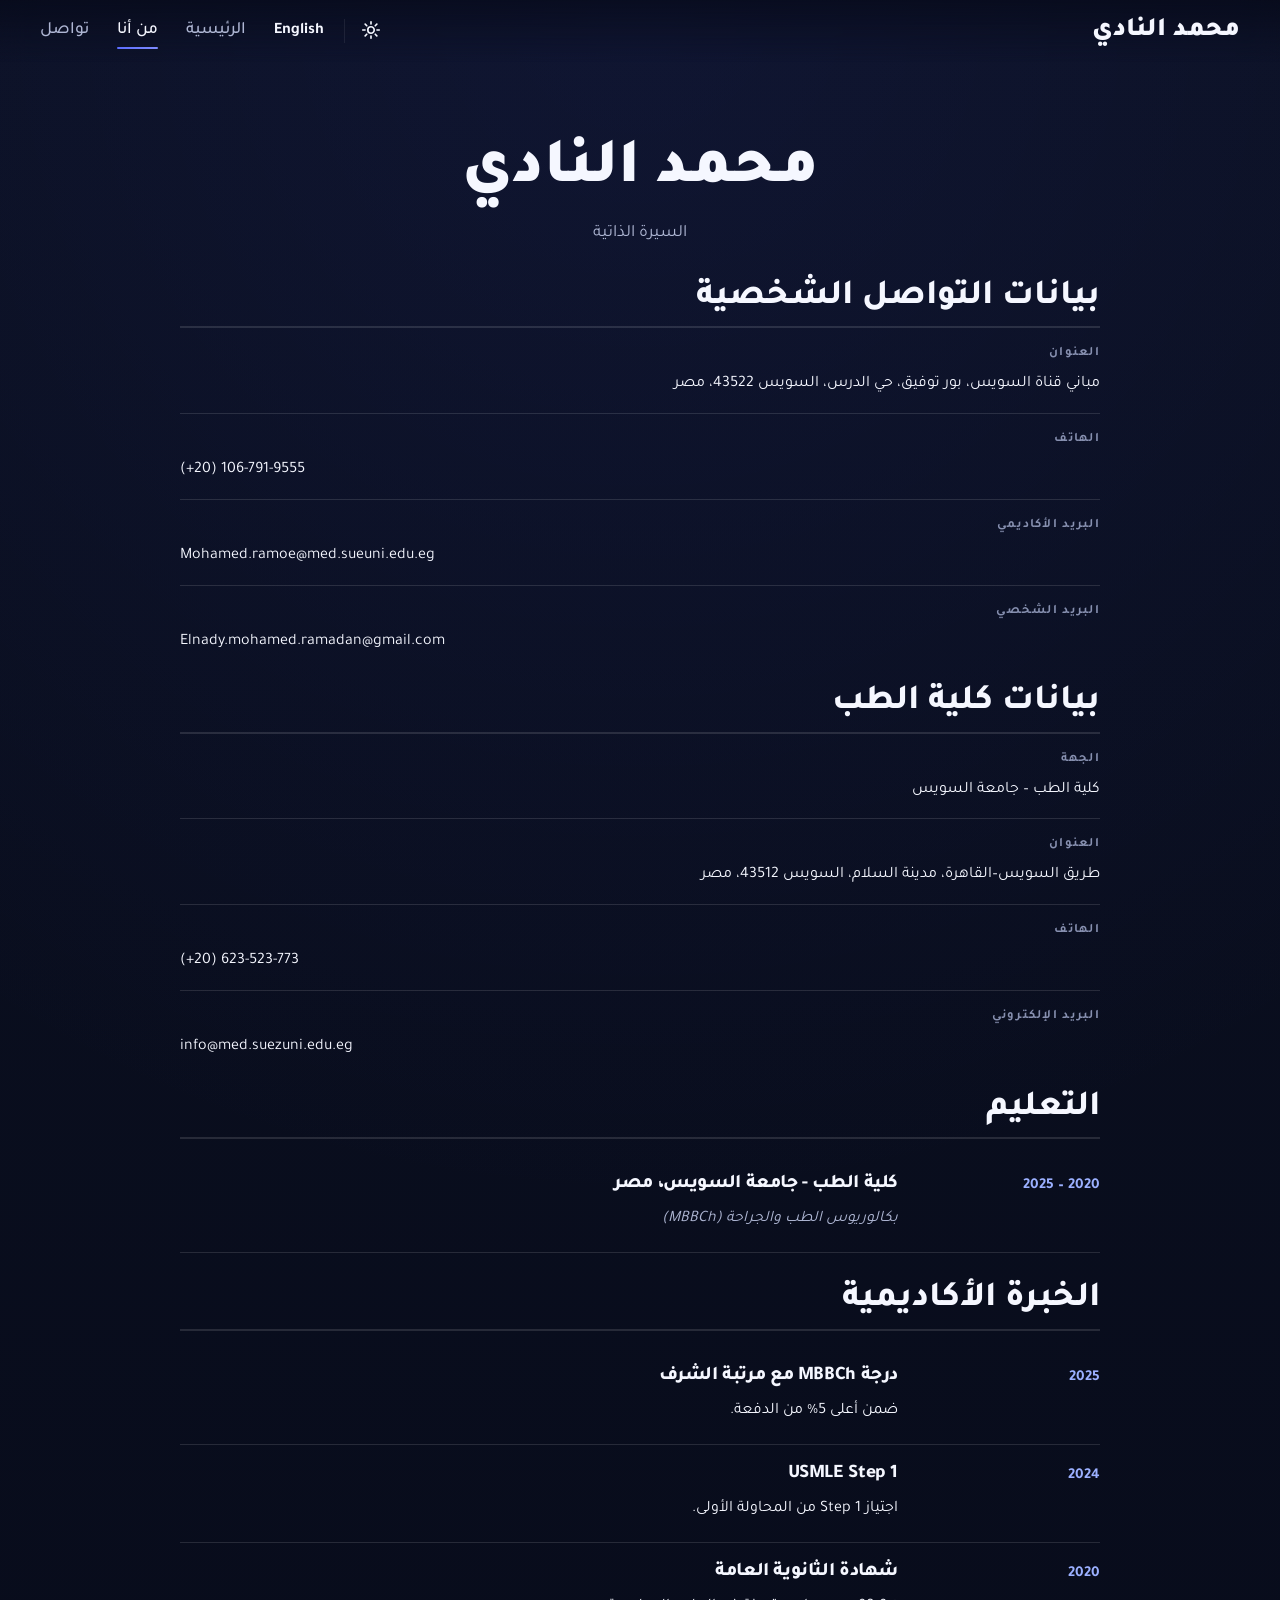
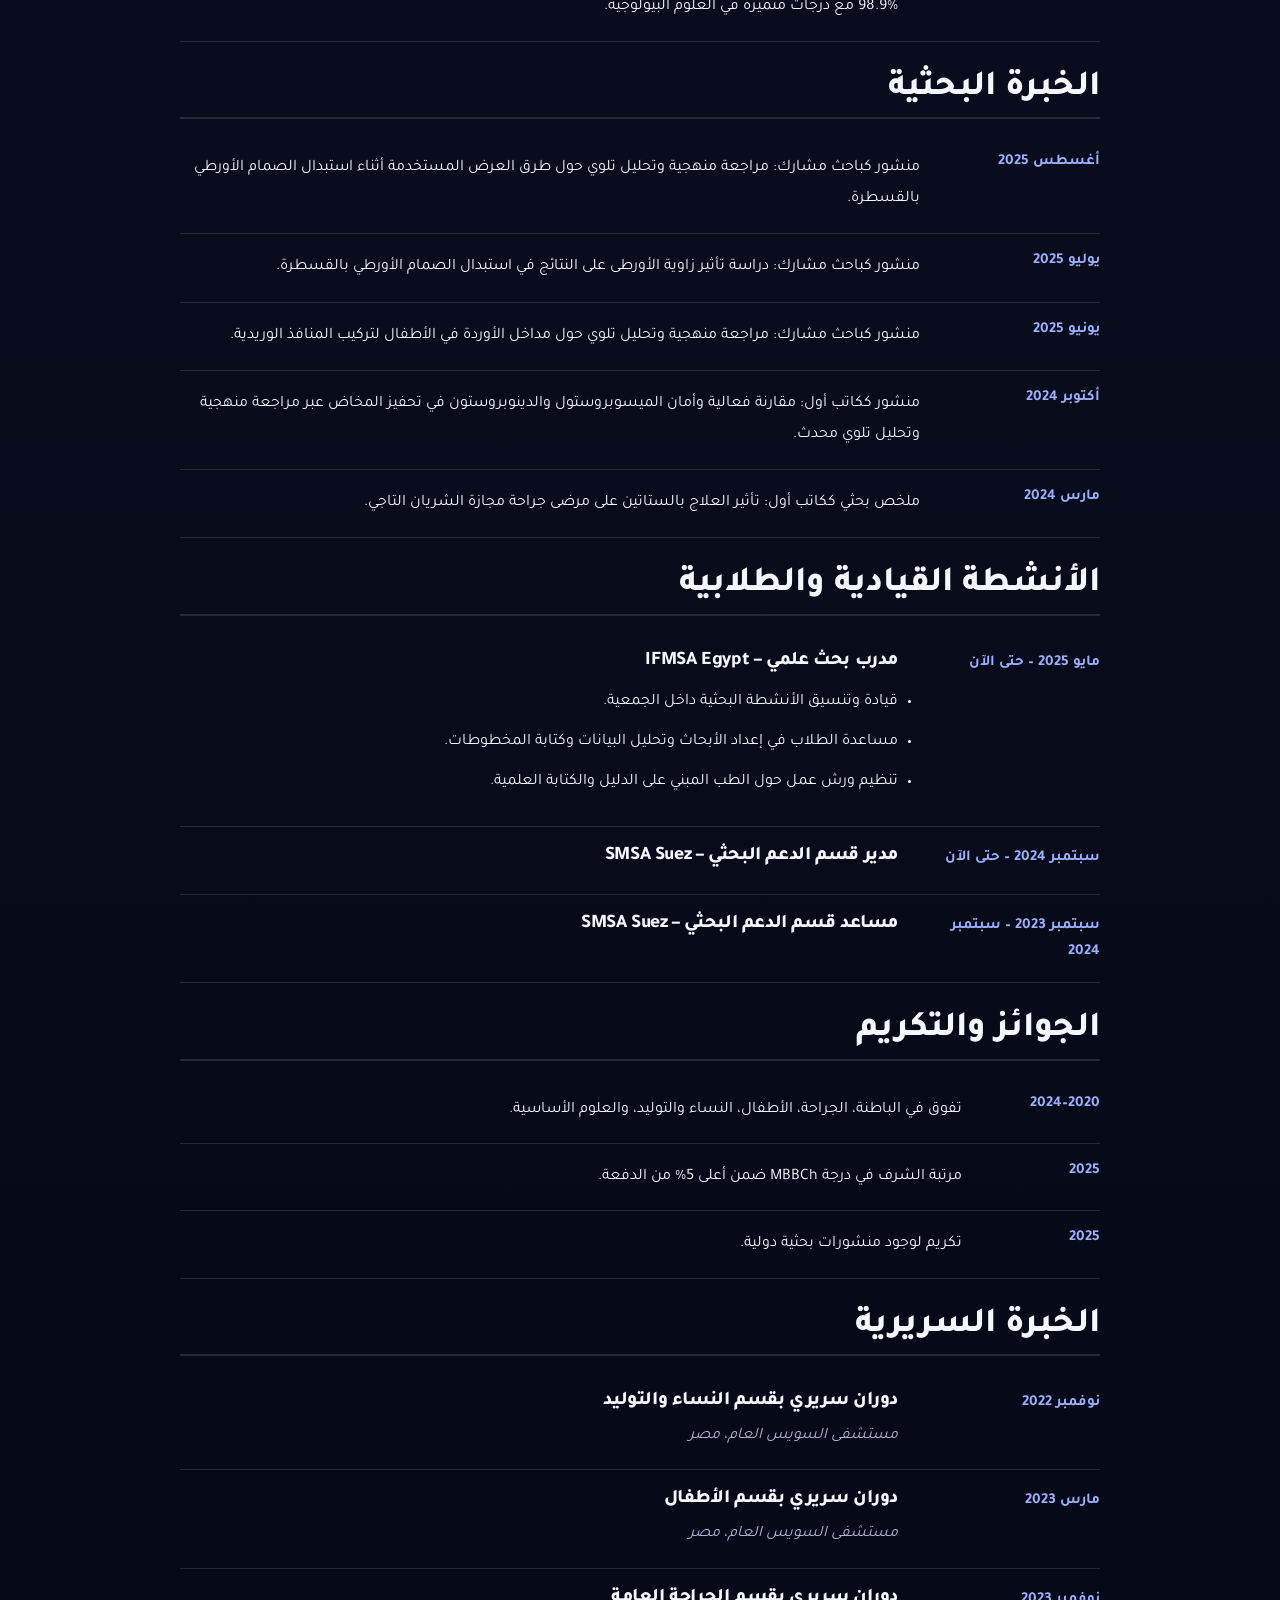
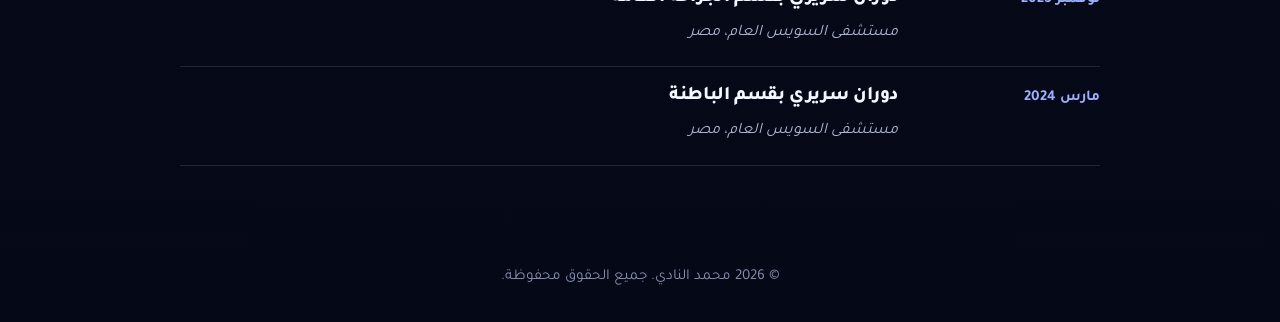
<file: ar/about.html>
<!DOCTYPE html>
<html lang="ar" dir="rtl" data-theme="dark">
  <head>
    <meta charset="UTF-8" />
    <meta name="viewport" content="width=device-width, initial-scale=1.0" />
    <title>من أنا | محمد النادي</title>
    <meta
      name="description"
      content="السيرة الذاتية والصفحة التعريفية لمحمد النادي."
    />

    <link rel="preconnect" href="https://fonts.googleapis.com" />
    <link rel="preconnect" href="https://fonts.gstatic.com" crossorigin />
    <link
      href="https://fonts.googleapis.com/css2?family=Inter:wght@400;500;600;700;800;900&family=Tajawal:wght@400;500;700;800;900&display=swap"
      rel="stylesheet"
    />

    <link rel="icon" type="image/jpeg" href="../assets/img/favicon.jpg" />
    <link rel="stylesheet" href="../assets/css/style.css" />
  </head>
  <body class="about-page is-ar">
    <header class="site-header">
      <div class="container navbar">
        <a href="index.html" class="brand">
          <span class="brand__text brand__text--ar">محمد النادي</span>
        </a>

        <div class="nav-actions">
          <button class="icon-btn theme-toggle" id="themeToggle" type="button" aria-label="تبديل الوضع">
            <span class="theme-toggle__sun" aria-hidden="true">
              <svg viewBox="0 0 24 24" fill="none">
                <path d="M12 3V5.5M12 18.5V21M21 12H18.5M5.5 12H3M18.364 5.636L16.596 7.404M7.404 16.596L5.636 18.364M18.364 18.364L16.596 16.596M7.404 7.404L5.636 5.636M15.5 12A3.5 3.5 0 1 1 8.5 12A3.5 3.5 0 0 1 15.5 12Z" stroke="currentColor" stroke-width="1.8" stroke-linecap="round" stroke-linejoin="round"/>
              </svg>
            </span>
            <span class="theme-toggle__moon" aria-hidden="true">
              <svg viewBox="0 0 24 24" fill="none">
                <path d="M20 15.5A8.5 8.5 0 0 1 8.5 4C8.175 4 7.854 4.018 7.538 4.054A8.5 8.5 0 1 0 19.946 16.462C19.982 16.146 20 15.825 20 15.5Z" stroke="currentColor" stroke-width="1.8" stroke-linecap="round" stroke-linejoin="round"/>
              </svg>
            </span>
          </button>

          <span class="nav-divider" aria-hidden="true"></span>

          <button
            class="lang-toggle"
            id="langToggle"
            type="button"
            data-lang-target="../about.html"
          >
            English
          </button>

          <button
            class="menu-toggle"
            id="menuToggle"
            type="button"
            aria-label="فتح القائمة"
            aria-expanded="false"
            aria-controls="siteNav"
          >
            <span></span>
            <span></span>
            <span></span>
          </button>

          <nav class="site-nav" id="siteNav" aria-label="القائمة الرئيسية">
            <a href="index.html">الرئيسية</a>
            <a class="active" href="about.html">من أنا</a>
            <a href="contact.html">تواصل</a>
          </nav>
        </div>
      </div>
    </header>

    <main class="about-main about-main--flat">
      <div class="container about-doc">
        <section class="about-hero about-hero--ar">
          <h1 class="about-name about-name--ar">محمد النادي</h1>
          <p class="about-role about-role--ar">السيرة الذاتية</p>
        </section>

        <section class="cv-section cv-section--flat">
          <div class="section-title-wrap">
            <h2 class="section-title section-title--ar">بيانات التواصل الشخصية</h2>
          </div>
          <div class="contact-list">
            <div class="contact-item">
              <span class="contact-label">العنوان</span>
              <p>مباني قناة السويس، بور توفيق، حي الدرس، السويس 43522، مصر</p>
            </div>
            <div class="contact-item">
              <span class="contact-label">الهاتف</span>
              <p dir="ltr"><a href="tel:+201067919555">(+20) 106-791-9555</a></p>
            </div>
            <div class="contact-item">
              <span class="contact-label">البريد الأكاديمي</span>
              <p dir="ltr"><a href="mailto:Mohamed.ramoe@med.sueuni.edu.eg">Mohamed.ramoe@med.sueuni.edu.eg</a></p>
            </div>
            <div class="contact-item">
              <span class="contact-label">البريد الشخصي</span>
              <p dir="ltr"><a href="mailto:Elnady.mohamed.ramadan@gmail.com">Elnady.mohamed.ramadan@gmail.com</a></p>
            </div>
          </div>
        </section>

        <section class="cv-section cv-section--flat">
          <div class="section-title-wrap">
            <h2 class="section-title section-title--ar">بيانات كلية الطب</h2>
          </div>
          <div class="contact-list">
            <div class="contact-item">
              <span class="contact-label">الجهة</span>
              <p>كلية الطب – جامعة السويس</p>
            </div>
            <div class="contact-item">
              <span class="contact-label">العنوان</span>
              <p>طريق السويس–القاهرة، مدينة السلام، السويس 43512، مصر</p>
            </div>
            <div class="contact-item">
              <span class="contact-label">الهاتف</span>
              <p dir="ltr"><a href="tel:+20623523773">(+20) 623-523-773</a></p>
            </div>
            <div class="contact-item">
              <span class="contact-label">البريد الإلكتروني</span>
              <p dir="ltr"><a href="mailto:info@med.suezuni.edu.eg">info@med.suezuni.edu.eg</a></p>
            </div>
          </div>
        </section>

        <section class="cv-section cv-section--flat">
          <div class="section-title-wrap">
            <h2 class="section-title section-title--ar">التعليم</h2>
          </div>

          <article class="timeline-item timeline-item--flat">
            <div class="timeline-meta">2020 – 2025</div>
            <div class="timeline-body">
              <h3>كلية الطب - جامعة السويس، مصر</h3>
              <p class="timeline-subtitle">بكالوريوس الطب والجراحة (MBBCh)</p>
            </div>
          </article>
        </section>

        <section class="cv-section cv-section--flat">
          <div class="section-title-wrap">
            <h2 class="section-title section-title--ar">الخبرة الأكاديمية</h2>
          </div>

          <article class="timeline-item timeline-item--flat">
            <div class="timeline-meta">2025</div>
            <div class="timeline-body">
              <h3>درجة MBBCh مع مرتبة الشرف</h3>
              <p>ضمن أعلى 5% من الدفعة.</p>
            </div>
          </article>

          <article class="timeline-item timeline-item--flat">
            <div class="timeline-meta">2024</div>
            <div class="timeline-body">
              <h3>USMLE Step 1</h3>
              <p>اجتياز Step 1 من المحاولة الأولى.</p>
            </div>
          </article>

          <article class="timeline-item timeline-item--flat">
            <div class="timeline-meta">2020</div>
            <div class="timeline-body">
              <h3>شهادة الثانوية العامة</h3>
              <p>98.9% مع درجات متميزة في العلوم البيولوجية.</p>
            </div>
          </article>
        </section>

        <section class="cv-section cv-section--flat">
          <div class="section-title-wrap">
            <h2 class="section-title section-title--ar">الخبرة البحثية</h2>
          </div>

          <article class="publication-item publication-item--flat">
            <div class="publication-date">أغسطس 2025</div>
            <div class="publication-content">
              <p>منشور كباحث مشارك: مراجعة منهجية وتحليل تلوي حول طرق العرض المستخدمة أثناء استبدال الصمام الأورطي بالقسطرة.</p>
            </div>
          </article>

          <article class="publication-item publication-item--flat">
            <div class="publication-date">يوليو 2025</div>
            <div class="publication-content">
              <p>منشور كباحث مشارك: دراسة تأثير زاوية الأورطى على النتائج في استبدال الصمام الأورطي بالقسطرة.</p>
            </div>
          </article>

          <article class="publication-item publication-item--flat">
            <div class="publication-date">يونيو 2025</div>
            <div class="publication-content">
              <p>منشور كباحث مشارك: مراجعة منهجية وتحليل تلوي حول مداخل الأوردة في الأطفال لتركيب المنافذ الوريدية.</p>
            </div>
          </article>

          <article class="publication-item publication-item--flat">
            <div class="publication-date">أكتوبر 2024</div>
            <div class="publication-content">
              <p>منشور ككاتب أول: مقارنة فعالية وأمان الميسوبروستول والدينوبروستون في تحفيز المخاض عبر مراجعة منهجية وتحليل تلوي محدث.</p>
            </div>
          </article>

          <article class="publication-item publication-item--flat">
            <div class="publication-date">مارس 2024</div>
            <div class="publication-content">
              <p>ملخص بحثي ككاتب أول: تأثير العلاج بالستاتين على مرضى جراحة مجازة الشريان التاجي.</p>
            </div>
          </article>
        </section>

        <section class="cv-section cv-section--flat">
          <div class="section-title-wrap">
            <h2 class="section-title section-title--ar">الأنشطة القيادية والطلابية</h2>
          </div>

          <article class="timeline-item timeline-item--flat">
            <div class="timeline-meta">مايو 2025 – حتى الآن</div>
            <div class="timeline-body">
              <h3>مدرب بحث علمي – IFMSA Egypt</h3>
              <ul class="cv-list">
                <li>قيادة وتنسيق الأنشطة البحثية داخل الجمعية.</li>
                <li>مساعدة الطلاب في إعداد الأبحاث وتحليل البيانات وكتابة المخطوطات.</li>
                <li>تنظيم ورش عمل حول الطب المبني على الدليل والكتابة العلمية.</li>
              </ul>
            </div>
          </article>

          <article class="timeline-item timeline-item--flat">
            <div class="timeline-meta">سبتمبر 2024 – حتى الآن</div>
            <div class="timeline-body">
              <h3>مدير قسم الدعم البحثي – SMSA Suez</h3>
            </div>
          </article>

          <article class="timeline-item timeline-item--flat">
            <div class="timeline-meta">سبتمبر 2023 – سبتمبر 2024</div>
            <div class="timeline-body">
              <h3>مساعد قسم الدعم البحثي – SMSA Suez</h3>
            </div>
          </article>
        </section>

        <section class="cv-section cv-section--flat">
          <div class="section-title-wrap">
            <h2 class="section-title section-title--ar">الجوائز والتكريم</h2>
          </div>

          <article class="award-item award-item--flat">
            <span class="award-year">2020–2024</span>
            <p>تفوق في الباطنة، الجراحة، الأطفال، النساء والتوليد، والعلوم الأساسية.</p>
          </article>

          <article class="award-item award-item--flat">
            <span class="award-year">2025</span>
            <p>مرتبة الشرف في درجة MBBCh ضمن أعلى 5% من الدفعة.</p>
          </article>

          <article class="award-item award-item--flat">
            <span class="award-year">2025</span>
            <p>تكريم لوجود منشورات بحثية دولية.</p>
          </article>
        </section>

        <section class="cv-section cv-section--flat">
          <div class="section-title-wrap">
            <h2 class="section-title section-title--ar">الخبرة السريرية</h2>
          </div>

          <article class="timeline-item timeline-item--flat">
            <div class="timeline-meta">نوفمبر 2022</div>
            <div class="timeline-body">
              <h3>دوران سريري بقسم النساء والتوليد</h3>
              <p class="timeline-subtitle">مستشفى السويس العام، مصر</p>
            </div>
          </article>

          <article class="timeline-item timeline-item--flat">
            <div class="timeline-meta">مارس 2023</div>
            <div class="timeline-body">
              <h3>دوران سريري بقسم الأطفال</h3>
              <p class="timeline-subtitle">مستشفى السويس العام، مصر</p>
            </div>
          </article>

          <article class="timeline-item timeline-item--flat">
            <div class="timeline-meta">نوفمبر 2023</div>
            <div class="timeline-body">
              <h3>دوران سريري بقسم الجراحة العامة</h3>
              <p class="timeline-subtitle">مستشفى السويس العام، مصر</p>
            </div>
          </article>

          <article class="timeline-item timeline-item--flat">
            <div class="timeline-meta">مارس 2024</div>
            <div class="timeline-body">
              <h3>دوران سريري بقسم الباطنة</h3>
              <p class="timeline-subtitle">مستشفى السويس العام، مصر</p>
            </div>
          </article>
        </section>
      </div>
    </main>

    <footer class="site-footer">
      <div class="container footer-inner">
        <p>© <span id="currentYear"></span> محمد النادي. جميع الحقوق محفوظة.</p>
      </div>
    </footer>

    <script src="../assets/js/main.js"></script>
  </body>
</html>
</file>
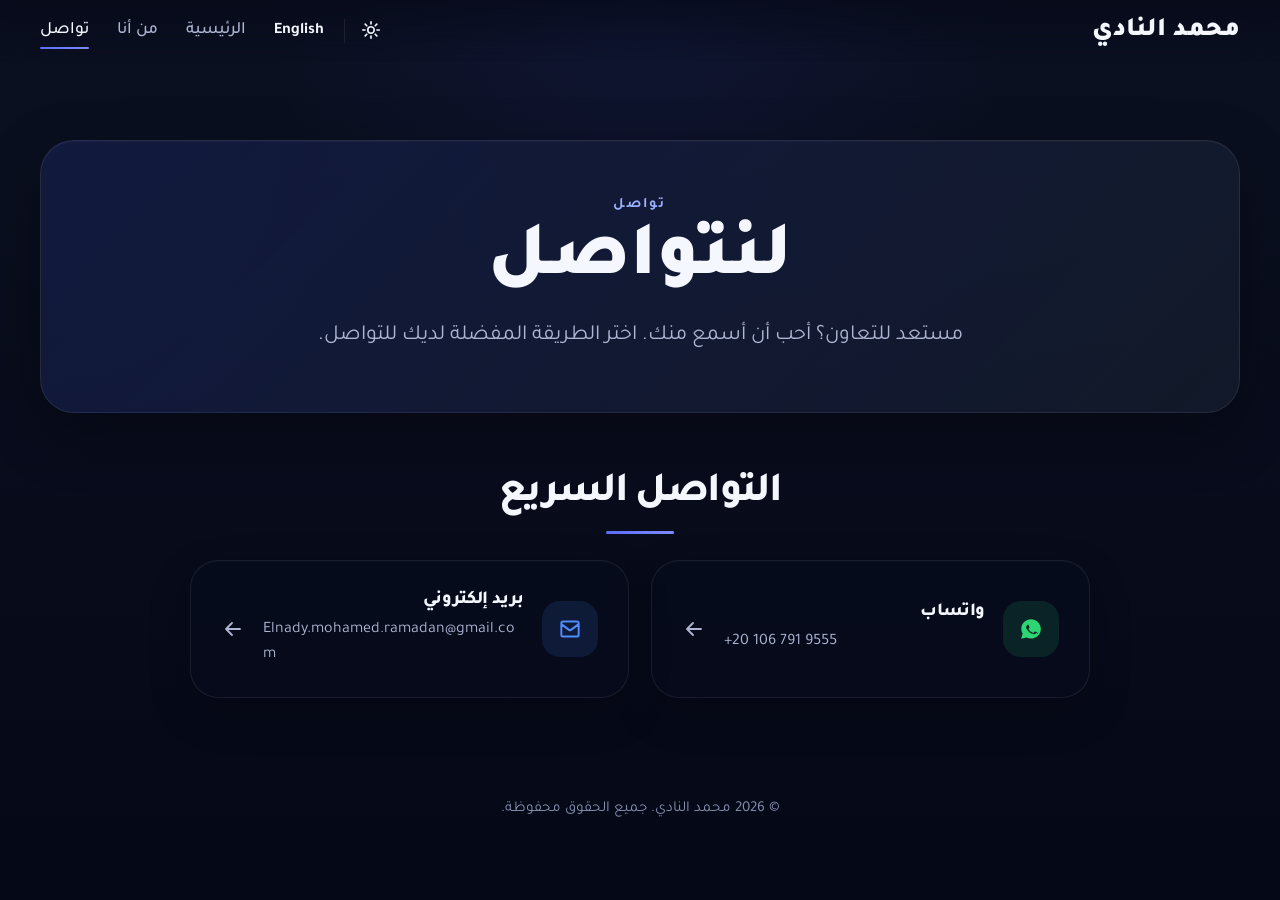
<file: ar/contact.html>
<!DOCTYPE html>
<html lang="ar" dir="rtl" data-theme="dark">
  <head>
    <meta charset="UTF-8" />
    <meta name="viewport" content="width=device-width, initial-scale=1.0" />
    <title>تواصل | محمد النادي</title>
    <meta
      name="description"
      content="تواصل مع محمد النادي عبر واتساب أو البريد الإلكتروني."
    />

    <link rel="preconnect" href="https://fonts.googleapis.com" />
    <link rel="preconnect" href="https://fonts.gstatic.com" crossorigin />
    <link
      href="https://fonts.googleapis.com/css2?family=Inter:wght@400;500;600;700;800;900&family=Tajawal:wght@400;500;700;800;900&display=swap"
      rel="stylesheet"
    />

    <link rel="icon" type="image/jpeg" href="../assets/img/favicon.jpg" />
    <link rel="stylesheet" href="../assets/css/style.css" />
  </head>
  <body class="contact-page is-ar">
    <header class="site-header">
      <div class="container navbar">
        <a href="index.html" class="brand">
          <span class="brand__text brand__text--ar">محمد النادي</span>
        </a>

        <div class="nav-actions">
          <button class="icon-btn theme-toggle" id="themeToggle" type="button" aria-label="تبديل الوضع">
            <span class="theme-toggle__sun" aria-hidden="true">
              <svg viewBox="0 0 24 24" fill="none">
                <path d="M12 3V5.5M12 18.5V21M21 12H18.5M5.5 12H3M18.364 5.636L16.596 7.404M7.404 16.596L5.636 18.364M18.364 18.364L16.596 16.596M7.404 7.404L5.636 5.636M15.5 12A3.5 3.5 0 1 1 8.5 12A3.5 3.5 0 0 1 15.5 12Z" stroke="currentColor" stroke-width="1.8" stroke-linecap="round" stroke-linejoin="round"/>
              </svg>
            </span>
            <span class="theme-toggle__moon" aria-hidden="true">
              <svg viewBox="0 0 24 24" fill="none">
                <path d="M20 15.5A8.5 8.5 0 0 1 8.5 4C8.175 4 7.854 4.018 7.538 4.054A8.5 8.5 0 1 0 19.946 16.462C19.982 16.146 20 15.825 20 15.5Z" stroke="currentColor" stroke-width="1.8" stroke-linecap="round" stroke-linejoin="round"/>
              </svg>
            </span>
          </button>

          <span class="nav-divider" aria-hidden="true"></span>

          <button
            class="lang-toggle"
            id="langToggle"
            type="button"
            data-lang-target="../contact.html"
          >
            English
          </button>

          <button
            class="menu-toggle"
            id="menuToggle"
            type="button"
            aria-label="فتح القائمة"
            aria-expanded="false"
            aria-controls="siteNav"
          >
            <span></span>
            <span></span>
            <span></span>
          </button>

          <nav class="site-nav" id="siteNav" aria-label="القائمة الرئيسية">
            <a href="index.html">الرئيسية</a>
            <a href="about.html">من أنا</a>
            <a class="active" href="contact.html">تواصل</a>
          </nav>
        </div>
      </div>
    </header>

    <main class="contact-main">
      <div class="container">
        <section class="contact-hero-card contact-hero-card--ar">
          <p class="contact-hero-card__eyebrow">تواصل</p>
          <h1 class="contact-hero-card__title">لنتواصل</h1>
          <p class="contact-hero-card__text">
            مستعد للتعاون؟ أحب أن أسمع منك. اختر الطريقة المفضلة لديك للتواصل.
          </p>
        </section>

        <section class="contact-section">
          <div class="contact-section__header">
            <h2 class="contact-section__title">التواصل السريع</h2>
          </div>

          <div class="quick-contact-grid quick-contact-grid--two">
            <a
              class="quick-card"
              href="https://wa.me/201067919555"
              target="_blank"
              rel="noopener noreferrer"
              aria-label="التواصل عبر واتساب"
            >
              <div class="quick-card__icon quick-card__icon--whatsapp">
                <svg viewBox="0 0 24 24" fill="none">
                  <path d="M12.04 3C7.07 3 3.03 6.98 3.03 11.88C3.03 13.44 3.45 14.96 4.25 16.29L3 21L7.87 19.78C9.15 20.46 10.59 20.82 12.04 20.82C17 20.82 21.05 16.84 21.05 11.94C21.05 7.04 17 3 12.04 3ZM16.97 15.56C16.76 16.14 15.76 16.67 15.25 16.75C14.8 16.82 14.25 16.85 12.45 16.11C10.14 15.16 8.64 12.79 8.52 12.63C8.4 12.46 7.59 11.39 7.59 10.29C7.59 9.19 8.16 8.65 8.37 8.43C8.58 8.21 8.83 8.15 8.97 8.15C9.11 8.15 9.25 8.15 9.37 8.16C9.49 8.17 9.65 8.11 9.82 8.52C10.03 9.03 10.52 10.2 10.57 10.31C10.62 10.42 10.66 10.55 10.58 10.71C10.51 10.88 10.47 10.98 10.33 11.13C10.19 11.28 10.04 11.46 9.92 11.59C9.78 11.74 9.63 11.9 9.8 12.18C9.97 12.46 10.57 13.41 11.43 14.17C12.54 15.14 13.46 15.44 13.78 15.58C14.1 15.72 14.28 15.7 14.43 15.53C14.58 15.35 15.08 14.78 15.25 14.52C15.42 14.27 15.59 14.31 15.87 14.42C16.16 14.52 17.68 15.25 17.92 15.37C18.16 15.49 18.32 15.55 18.37 15.64C18.42 15.72 18.42 16.14 18.21 16.72L16.97 15.56Z" fill="currentColor"/>
                </svg>
              </div>

              <div class="quick-card__content">
                <h3>واتساب</h3>
                <p dir="ltr">+20 106 791 9555</p>
              </div>

              <span class="quick-card__arrow" aria-hidden="true">
                <svg viewBox="0 0 24 24" fill="none">
                  <path d="M5 12H19M19 12L13 6M19 12L13 18" stroke="currentColor" stroke-width="1.8" stroke-linecap="round" stroke-linejoin="round"/>
                </svg>
              </span>
            </a>

            <a
              class="quick-card"
              href="mailto:Elnady.mohamed.ramadan@gmail.com"
              aria-label="التواصل عبر البريد الإلكتروني"
            >
              <div class="quick-card__icon quick-card__icon--email">
                <svg viewBox="0 0 24 24" fill="none">
                  <path d="M4 7.5L11.38 13.03C11.74 13.3 12.26 13.3 12.62 13.03L20 7.5M6.4 19H17.6C18.44 19 18.86 19 19.19 18.84C19.48 18.7 19.7 18.48 19.84 18.19C20 17.86 20 17.44 20 16.6V7.4C20 6.56 20 6.14 19.84 5.81C19.7 5.52 19.48 5.3 19.19 5.16C18.86 5 18.44 5 17.6 5H6.4C5.56 5 5.14 5 4.81 5.16C4.52 5.3 4.3 5.52 4.16 5.81C4 6.14 4 6.56 4 7.4V16.6C4 17.44 4 17.86 4.16 18.19C4.3 18.48 4.52 18.7 4.81 18.84C5.14 19 5.56 19 6.4 19Z" stroke="currentColor" stroke-width="1.8" stroke-linecap="round" stroke-linejoin="round"/>
                </svg>
              </div>

              <div class="quick-card__content">
                <h3>بريد إلكتروني</h3>
                <p dir="ltr">Elnady.mohamed.ramadan@gmail.com</p>
              </div>

              <span class="quick-card__arrow" aria-hidden="true">
                <svg viewBox="0 0 24 24" fill="none">
                  <path d="M5 12H19M19 12L13 6M19 12L13 18" stroke="currentColor" stroke-width="1.8" stroke-linecap="round" stroke-linejoin="round"/>
                </svg>
              </span>
            </a>
          </div>
        </section>
      </div>
    </main>

    <footer class="site-footer">
      <div class="container footer-inner">
        <p>© <span id="currentYear"></span> محمد النادي. جميع الحقوق محفوظة.</p>
      </div>
    </footer>

    <script src="../assets/js/main.js"></script>
  </body>
</html>
</file>
<file: assets/css/style.css>
/* =========================================
   GLOBAL RESET
========================================= */
*,
*::before,
*::after {
  box-sizing: border-box;
}

:root {
  --bg: #050816;
  --bg-soft: #0b1021;
  --surface: rgba(14, 19, 39, 0.78);
  --surface-2: rgba(255, 255, 255, 0.035);
  --text: #f5f7ff;
  --text-soft: #aeb6d3;
  --text-muted: #8790b0;
  --border: rgba(255, 255, 255, 0.08);
  --line: rgba(255, 255, 255, 0.12);
  --shadow: 0 20px 60px rgba(0, 0, 0, 0.3);
  --primary: #5b6cff;
  --primary-2: #7f8cff;
  --accent: #9bb0ff;
  --container: 1200px;
  --radius: 24px;
  --radius-sm: 16px;
  --transition: 0.25s ease;
}

html[data-theme="light"] {
  --bg: #eef2ff;
  --bg-soft: #f8faff;
  --surface: rgba(255, 255, 255, 0.78);
  --surface-2: rgba(67, 84, 160, 0.04);
  --text: #121936;
  --text-soft: #465172;
  --text-muted: #6b7697;
  --border: rgba(27, 39, 88, 0.08);
  --line: rgba(27, 39, 88, 0.12);
  --shadow: 0 18px 50px rgba(44, 61, 120, 0.1);
  --primary: #4658ff;
  --primary-2: #6a79ff;
  --accent: #3140cb;
}

html {
  scroll-behavior: smooth;
}

body {
  margin: 0;
  font-family: "Inter", sans-serif;
  background:
    radial-gradient(circle at top center, rgba(74, 90, 255, 0.08), transparent 34%),
    linear-gradient(180deg, var(--bg-soft) 0%, var(--bg) 100%);
  color: var(--text);
  min-height: 100vh;
  transition:
    background var(--transition),
    color var(--transition);
}

img {
  max-width: 100%;
  display: block;
}

a {
  color: inherit;
  text-decoration: none;
}

button,
input,
textarea {
  font: inherit;
}

.container {
  width: min(calc(100% - 32px), var(--container));
  margin-inline: auto;
}

/* =========================================
   HEADER / NAV
========================================= */
.site-header {
  position: fixed;
  inset: 0 0 auto 0;
  z-index: 1000;
  padding: 18px 0;
  background: linear-gradient(
    180deg,
    rgba(5, 8, 22, 0.62) 0%,
    rgba(5, 8, 22, 0.16) 70%,
    transparent 100%
  );
  backdrop-filter: blur(14px);
  -webkit-backdrop-filter: blur(14px);
}

html[data-theme="light"] .site-header {
  background: linear-gradient(
    180deg,
    rgba(248, 250, 255, 0.9) 0%,
    rgba(248, 250, 255, 0.35) 70%,
    transparent 100%
  );
}

.navbar {
  display: flex;
  align-items: center;
  justify-content: space-between;
  gap: 24px;
}

.brand {
  display: inline-flex;
  align-items: center;
  gap: 12px;
}

.brand__text {
  font-size: 1.65rem;
  font-weight: 800;
  letter-spacing: -0.04em;
  line-height: 1;
}

.nav-actions {
  display: flex;
  align-items: center;
  gap: 14px;
}

.icon-btn,
.lang-toggle,
.menu-toggle {
  border: 0;
  background: transparent;
  color: var(--text);
  cursor: pointer;
}

.icon-btn,
.lang-toggle {
  transition:
    color var(--transition),
    opacity var(--transition),
    transform var(--transition);
}

.icon-btn:hover,
.lang-toggle:hover {
  color: var(--accent);
  transform: translateY(-1px);
}

.icon-btn {
  width: 24px;
  height: 24px;
  padding: 0;
  display: inline-grid;
  place-items: center;
}

.icon-btn svg {
  width: 22px;
  height: 22px;
}

.theme-toggle__moon {
  display: none;
}

html[data-theme="light"] .theme-toggle__sun {
  display: none;
}

html[data-theme="light"] .theme-toggle__moon {
  display: inline-grid;
}

.nav-divider {
  width: 1px;
  height: 24px;
  background: var(--border);
}

.lang-toggle {
  font-weight: 700;
  font-size: 1rem;
  white-space: nowrap;
}

.site-nav {
  display: flex;
  align-items: center;
  gap: 28px;
  margin-left: 8px;
}

.site-nav a {
  position: relative;
  font-size: 1.08rem;
  font-weight: 500;
  color: var(--text-soft);
  transition:
    color var(--transition),
    transform var(--transition);
}

.site-nav a:hover,
.site-nav a.active {
  color: var(--text);
}

.site-nav a::after {
  content: "";
  position: absolute;
  left: 0;
  bottom: -8px;
  width: 100%;
  height: 2px;
  border-radius: 999px;
  background: linear-gradient(90deg, var(--primary), var(--primary-2));
  transform: scaleX(0);
  transform-origin: left;
  transition: transform var(--transition);
}

.site-nav a:hover::after,
.site-nav a.active::after {
  transform: scaleX(1);
}

.menu-toggle {
  display: none;
  width: 44px;
  height: 44px;
  position: relative;
}

.menu-toggle span {
  position: absolute;
  left: 10px;
  width: 24px;
  height: 2px;
  background: var(--text);
  border-radius: 999px;
  transition: var(--transition);
}

.menu-toggle span:nth-child(1) {
  top: 14px;
}
.menu-toggle span:nth-child(2) {
  top: 21px;
}
.menu-toggle span:nth-child(3) {
  top: 28px;
}

.menu-toggle.is-active span:nth-child(1) {
  transform: translateY(7px) rotate(45deg);
}
.menu-toggle.is-active span:nth-child(2) {
  opacity: 0;
}
.menu-toggle.is-active span:nth-child(3) {
  transform: translateY(-7px) rotate(-45deg);
}

/* =========================================
   BUTTONS
========================================= */
.btn {
  display: inline-flex;
  align-items: center;
  justify-content: center;
  min-width: 180px;
  min-height: 58px;
  padding: 16px 28px;
  border-radius: 18px;
  border: none;
  font-size: 1.2rem;
  font-weight: 700;
  letter-spacing: -0.02em;
  transition:
    transform var(--transition),
    background var(--transition),
    color var(--transition),
    box-shadow var(--transition);
}

.btn:hover {
  transform: translateY(-2px);
}

.btn--secondary {
  background: rgba(255, 255, 255, 0.04);
  color: var(--text);
  box-shadow:
    inset 0 0 0 1px rgba(255, 255, 255, 0.05),
    0 10px 24px rgba(0, 0, 0, 0.12);
}

.btn--secondary:hover {
  background: rgba(255, 255, 255, 0.07);
  box-shadow:
    inset 0 0 0 1px rgba(255, 255, 255, 0.06),
    0 14px 28px rgba(0, 0, 0, 0.16);
}

html[data-theme="light"] .btn--secondary {
  background: rgba(255, 255, 255, 0.72);
  box-shadow:
    inset 0 0 0 1px rgba(46, 62, 128, 0.05),
    0 10px 24px rgba(67, 84, 160, 0.08);
}

html[data-theme="light"] .btn--secondary:hover {
  background: rgba(255, 255, 255, 0.92);
}

.btn--primary {
  color: #ffffff;
  background: linear-gradient(135deg, var(--primary), var(--primary-2));
  box-shadow:
    0 14px 30px rgba(91, 108, 255, 0.26),
    0 4px 14px rgba(91, 108, 255, 0.18);
}

.btn--primary:hover {
  box-shadow:
    0 18px 34px rgba(91, 108, 255, 0.32),
    0 8px 18px rgba(91, 108, 255, 0.2);
}

.btn--glow {
  width: 100%;
  gap: 12px;
  min-height: 62px;
  border-radius: 20px;
  box-shadow:
    0 18px 42px rgba(91, 108, 255, 0.32),
    0 0 28px rgba(91, 108, 255, 0.18);
}

.btn--glow span {
  width: 20px;
  height: 20px;
  display: inline-flex;
}

.btn--glow svg {
  width: 100%;
  height: 100%;
}

/* =========================================
   HOME PAGE
========================================= */
.hero {
  position: relative;
  min-height: 100vh;
  display: grid;
  place-items: center;
  overflow: hidden;
  padding: 120px 0 80px;
}

.hero__bg {
  position: absolute;
  border-radius: 50%;
  filter: blur(90px);
  pointer-events: none;
  opacity: 0.45;
}

.hero__bg--one {
  width: 480px;
  height: 480px;
  background: rgba(74, 90, 255, 0.16);
  top: -140px;
  left: -120px;
}

.hero__bg--two {
  width: 420px;
  height: 420px;
  background: rgba(76, 122, 255, 0.1);
  right: -100px;
  bottom: -100px;
}

.hero__container {
  position: relative;
  z-index: 2;
  text-align: center;
  max-width: 900px;
}

.hero__avatar-wrap {
  width: clamp(150px, 18vw, 230px);
  height: clamp(150px, 18vw, 230px);
  margin: 0 auto 38px;
  padding: 6px;
  border-radius: 50%;
  background: linear-gradient(
    135deg,
    rgba(91, 108, 255, 0.32),
    rgba(255, 255, 255, 0.05)
  );
  box-shadow:
    0 14px 36px rgba(0, 0, 0, 0.22),
    0 8px 24px rgba(91, 108, 255, 0.14);
}

html[data-theme="light"] .hero__avatar-wrap {
  background: linear-gradient(
    135deg,
    rgba(91, 108, 255, 0.22),
    rgba(255, 255, 255, 0.9)
  );
  box-shadow:
    0 16px 32px rgba(74, 92, 170, 0.12),
    0 8px 28px rgba(91, 108, 255, 0.08);
}

.hero__avatar {
  width: 100%;
  height: 100%;
  object-fit: cover;
  object-position: center 24%;
  border-radius: 50%;
  background: #101528;
  box-shadow: inset 0 0 0 1px rgba(255, 255, 255, 0.02);
}

.hero__title {
  margin: 0 0 22px;
  font-size: clamp(3rem, 8vw, 6.2rem);
  line-height: 0.95;
  letter-spacing: -0.06em;
  font-weight: 900;
  text-wrap: balance;
}

.hero__subtitle {
  max-width: 800px;
  margin: 0 auto 28px;
  font-size: clamp(1.02rem, 2vw, 1.6rem);
  line-height: 1.7;
  color: var(--text-soft);
  font-weight: 500;
}

.social-links {
  display: flex;
  flex-wrap: wrap;
  align-items: center;
  justify-content: center;
  gap: 18px;
  margin: 0 auto 42px;
}

.social-links a {
  width: 26px;
  height: 26px;
  color: var(--text-soft);
  opacity: 0.95;
  transition:
    color var(--transition),
    transform var(--transition),
    opacity var(--transition);
}

.social-links a:hover {
  color: var(--text);
  opacity: 1;
  transform: translateY(-3px);
}

.social-links svg {
  width: 100%;
  height: 100%;
}

.hero__cta {
  display: flex;
  justify-content: center;
  gap: 16px;
  flex-wrap: wrap;
}

/* =========================================
   ABOUT PAGE
========================================= */
.about-main {
  padding: 140px 0 80px;
}

.about-hero {
  text-align: center;
  margin-bottom: 42px;
}

.about-eyebrow {
  margin: 0 0 12px;
  color: var(--accent);
  font-size: 0.95rem;
  font-weight: 700;
  letter-spacing: 0.18em;
  text-transform: uppercase;
}

.about-name {
  margin: 0;
  font-family: "Cormorant Garamond", serif;
  font-size: clamp(2.5rem, 6vw, 4.8rem);
  line-height: 1;
  letter-spacing: -0.03em;
  font-weight: 700;
}

.about-role {
  margin: 14px auto 8px;
  max-width: 760px;
  color: var(--text-soft);
  font-size: 1.08rem;
  line-height: 1.8;
}

.about-updated {
  margin: 0;
  color: var(--text-muted);
  font-size: 0.96rem;
}

.about-grid {
  display: grid;
  gap: 22px;
}

.about-grid--top {
  grid-template-columns: repeat(2, minmax(0, 1fr));
  margin-bottom: 30px;
}

.cv-card {
  background: var(--surface);
  border: 1px solid var(--border);
  border-radius: 26px;
  padding: 28px;
  box-shadow: var(--shadow);
  backdrop-filter: blur(14px);
  -webkit-backdrop-filter: blur(14px);
}

.cv-card--tight {
  padding-top: 22px;
  padding-bottom: 22px;
}

.section-heading {
  margin: 0 0 20px;
  font-size: 1.15rem;
  font-weight: 800;
  letter-spacing: -0.03em;
}

.contact-list {
  display: grid;
  gap: 16px;
}

.contact-item {
  padding-bottom: 14px;
  border-bottom: 1px solid var(--line);
}

.contact-item:last-child {
  padding-bottom: 0;
  border-bottom: none;
}

.contact-label {
  display: inline-block;
  margin-bottom: 8px;
  color: var(--text-muted);
  font-size: 0.8rem;
  font-weight: 700;
  letter-spacing: 0.1em;
  text-transform: uppercase;
}

.contact-item p {
  margin: 0;
  color: var(--text);
  line-height: 1.8;
}

.contact-item a {
  color: var(--text);
}

.cv-section {
  margin-top: 34px;
}

.section-title-wrap {
  margin-bottom: 18px;
  padding-bottom: 12px;
  border-bottom: 1px solid var(--line);
}

.section-title {
  margin: 0;
  font-family: "Cormorant Garamond", serif;
  font-size: clamp(1.9rem, 4vw, 2.6rem);
  line-height: 1;
  font-weight: 700;
  letter-spacing: -0.02em;
}

.subsection-title {
  margin: 0 0 14px;
  font-size: 1rem;
  font-weight: 800;
  letter-spacing: 0.02em;
  text-transform: uppercase;
  color: var(--accent);
}

.timeline-item {
  display: grid;
  grid-template-columns: 180px minmax(0, 1fr);
  gap: 22px;
  padding: 22px 0;
  border-bottom: 1px solid var(--line);
}

.timeline-item:first-of-type {
  border-top: 1px solid var(--line);
}

.timeline-item--simple {
  padding: 0;
  border: none;
}

.timeline-item--simple:first-of-type {
  border-top: none;
}

.timeline-meta {
  color: var(--accent);
  font-size: 0.95rem;
  font-weight: 700;
  line-height: 1.7;
}

.timeline-body h3 {
  margin: 0 0 8px;
  font-size: 1.2rem;
  font-weight: 800;
  letter-spacing: -0.02em;
}

.timeline-body p {
  margin: 0;
  line-height: 1.9;
  color: var(--text);
}

.timeline-subtitle {
  color: var(--text-soft) !important;
  font-style: italic;
}

.cv-list {
  margin: 14px 0 0 18px;
  padding: 0;
  color: var(--text);
}

.cv-list li {
  margin-bottom: 10px;
  line-height: 1.9;
}

.publication-list {
  border-top: 1px solid var(--line);
}

.publication-item {
  display: grid;
  grid-template-columns: 160px minmax(0, 1fr);
  gap: 20px;
  padding: 20px 0;
  border-bottom: 1px solid var(--line);
}

.publication-date {
  color: var(--accent);
  font-size: 0.95rem;
  font-weight: 700;
}

.publication-content p {
  margin: 0;
  line-height: 1.95;
  color: var(--text);
}

.doi {
  color: var(--text-soft);
  word-break: break-word;
}

.award-list {
  display: grid;
  gap: 16px;
}

.award-item {
  display: grid;
  grid-template-columns: 120px minmax(0, 1fr);
  gap: 18px;
  padding: 18px 0;
  border-top: 1px solid var(--line);
}

.award-item:last-child {
  border-bottom: 1px solid var(--line);
}

.award-year {
  color: var(--accent);
  font-size: 0.95rem;
  font-weight: 700;
}

.award-item p {
  margin: 0;
  line-height: 1.9;
}

/* =========================================
   CONTACT PAGE
========================================= */
.contact-main {
  padding: 140px 0 80px;
}

.contact-hero-card {
  position: relative;
  overflow: hidden;
  padding: 56px 32px;
  text-align: center;
  border-radius: 34px;
  background:
    linear-gradient(135deg, rgba(18, 26, 63, 0.96), rgba(20, 28, 44, 0.82)),
    radial-gradient(circle at top left, rgba(91, 108, 255, 0.12), transparent 45%);
  border: 1px solid var(--border);
  box-shadow:
    var(--shadow),
    inset 0 1px 0 rgba(255, 255, 255, 0.03);
}

html[data-theme="light"] .contact-hero-card {
  background:
    linear-gradient(135deg, rgba(244, 247, 255, 0.98), rgba(234, 239, 255, 0.9)),
    radial-gradient(circle at top left, rgba(91, 108, 255, 0.1), transparent 45%);
}

.contact-hero-card__eyebrow {
  margin: 0 0 10px;
  color: var(--accent);
  font-size: 0.9rem;
  font-weight: 700;
  letter-spacing: 0.16em;
  text-transform: uppercase;
}

.contact-hero-card__title {
  margin: 0 0 16px;
  font-size: clamp(2.6rem, 6vw, 5rem);
  line-height: 1;
  font-weight: 900;
  letter-spacing: -0.05em;
}

.contact-hero-card__text {
  max-width: 760px;
  margin: 0 auto;
  color: var(--text-soft);
  font-size: clamp(1rem, 2vw, 1.35rem);
  line-height: 1.8;
}

.contact-section {
  margin-top: 56px;
}

.contact-section__header {
  text-align: center;
  margin-bottom: 26px;
}

.contact-section__title {
  display: inline-block;
  margin: 0;
  font-size: clamp(1.8rem, 4vw, 2.6rem);
  font-weight: 800;
  letter-spacing: -0.04em;
  position: relative;
}

.contact-section__title::after {
  content: "";
  display: block;
  width: 68px;
  height: 3px;
  margin: 12px auto 0;
  border-radius: 999px;
  background: linear-gradient(90deg, var(--primary), var(--primary-2));
}

.quick-contact-grid {
  display: grid;
  grid-template-columns: repeat(2, minmax(0, 1fr));
  gap: 22px;
}

.quick-contact-grid--two {
  max-width: 900px;
  margin: 0 auto;
}

.quick-card {
  display: flex;
  align-items: center;
  gap: 18px;
  min-height: 116px;
  padding: 28px 30px;
  background: rgba(8, 12, 28, 0.72);
  border: 1px solid var(--border);
  border-radius: 28px;
  box-shadow:
    0 16px 42px rgba(0, 0, 0, 0.22),
    inset 0 1px 0 rgba(255, 255, 255, 0.02);
  transition:
    transform var(--transition),
    border-color var(--transition),
    box-shadow var(--transition),
    background var(--transition);
}

.quick-card:hover {
  transform: translateY(-4px);
  border-color: rgba(91, 108, 255, 0.22);
  box-shadow:
    0 22px 46px rgba(0, 0, 0, 0.28),
    0 0 0 1px rgba(91, 108, 255, 0.06);
}

html[data-theme="light"] .quick-card {
  background: rgba(255, 255, 255, 0.78);
}

.quick-card__icon {
  flex-shrink: 0;
  width: 56px;
  height: 56px;
  display: grid;
  place-items: center;
  border-radius: 18px;
}

.quick-card__icon svg {
  width: 26px;
  height: 26px;
}

.quick-card__icon--whatsapp {
  color: #2ed573;
  background: rgba(46, 213, 115, 0.12);
}

.quick-card__icon--email {
  color: #4f8cff;
  background: rgba(79, 140, 255, 0.12);
}

.quick-card__content {
  flex: 1;
  min-width: 0;
}

.quick-card__content h3 {
  margin: 0 0 6px;
  font-size: 1.15rem;
  font-weight: 800;
  letter-spacing: -0.02em;
}

.quick-card__content p {
  margin: 0;
  color: var(--text-soft);
  line-height: 1.6;
  word-break: break-word;
}

.quick-card__arrow {
  width: 24px;
  height: 24px;
  color: var(--text-soft);
  transition:
    transform var(--transition),
    color var(--transition);
}

.quick-card__arrow svg {
  width: 100%;
  height: 100%;
}

.quick-card:hover .quick-card__arrow {
  transform: translateX(4px);
  color: var(--text);
}

/* =========================================
   FOOTER
========================================= */
.site-footer {
  position: relative;
  z-index: 5;
  padding: 22px 0 36px;
}

.footer-inner {
  text-align: center;
}

.footer-inner p {
  margin: 0;
  color: var(--text-muted);
  font-size: 0.95rem;
}

/* =========================================
   ARABIC STYLES
========================================= */
.is-ar {
  font-family: "Tajawal", "Cairo", sans-serif;
}

.is-ar .brand__text,
.is-ar .hero__title,
.is-ar .about-name,
.is-ar .contact-hero-card__title,
.is-ar .section-title,
.is-ar .contact-section__title,
.is-ar .quick-card__content h3 {
  font-family: "Tajawal", "Cairo", sans-serif;
}

.is-ar .hero__title,
.is-ar .contact-hero-card__title,
.is-ar .about-name {
  font-weight: 900;
  letter-spacing: 0;
}

.brand__text--ar {
  font-weight: 900;
  letter-spacing: 0;
}

.hero__title--ar {
  letter-spacing: 0;
  line-height: 1.18;
}

.hero__subtitle--ar,
.about-role--ar,
.contact-hero-card__text,
.is-ar .timeline-body p,
.is-ar .publication-content p,
.is-ar .award-item p,
.is-ar .contact-item p,
.is-ar .quick-card__content p,
.is-ar .site-nav a,
.is-ar .lang-toggle {
  font-family: "Tajawal", "Cairo", sans-serif;
}

.is-ar .hero__subtitle {
  font-size: clamp(1.1rem, 2vw, 1.6rem);
  font-weight: 700;
}

.is-ar .site-nav,
.is-ar .nav-actions,
.is-ar .navbar,
.is-ar .hero__cta,
.is-ar .social-links,
.is-ar .quick-card,
.is-ar .contact-list,
.is-ar .form-grid {
  direction: rtl;
}

.is-ar .site-nav a::after {
  transform-origin: right;
}

.is-ar .site-nav {
  margin-left: 0;
  margin-right: 8px;
}

.is-ar .about-main--flat {
  padding-top: 140px;
}

.about-doc {
  max-width: 920px;
}

.cv-section--flat {
  margin-top: 30px;
}

.cv-section--flat .section-title-wrap {
  border-bottom: 2px solid var(--line);
  margin-bottom: 16px;
  padding-bottom: 10px;
}

.section-title--ar {
  font-size: clamp(1.7rem, 3.5vw, 2.2rem);
  letter-spacing: 0;
  font-weight: 800;
}

.timeline-item--flat,
.publication-item--flat,
.award-item--flat {
  background: transparent;
  border: none;
  border-bottom: 1px solid var(--line);
  padding: 18px 0;
}

.timeline-item--flat:first-of-type,
.publication-item--flat:first-of-type,
.award-item--flat:first-of-type {
  border-top: none;
}

.about-hero--ar {
  margin-bottom: 32px;
}

.about-name--ar {
  letter-spacing: 0;
  font-size: clamp(2.6rem, 5vw, 4rem);
}

.contact-hero-card--ar {
  text-align: center;
}

.is-ar .quick-card__arrow {
  transform: scaleX(-1);
}

.is-ar .quick-card:hover .quick-card__arrow {
  transform: scaleX(-1) translateX(4px);
}

/* =========================================
   RESPONSIVE
========================================= */
@media (max-width: 900px) {
  .brand__text {
    font-size: 1.35rem;
  }

  .site-nav {
    position: absolute;
    top: calc(100% + 10px);
    right: 16px;
    left: 16px;
    display: flex;
    flex-direction: column;
    align-items: flex-start;
    gap: 18px;
    padding: 20px;
    background: var(--surface);
    border: none;
    border-radius: 22px;
    box-shadow: var(--shadow);
    backdrop-filter: blur(18px);
    -webkit-backdrop-filter: blur(18px);
    opacity: 0;
    visibility: hidden;
    transform: translateY(-8px);
    pointer-events: none;
    transition: var(--transition);
  }

  .site-nav.is-open {
    opacity: 1;
    visibility: visible;
    transform: translateY(0);
    pointer-events: auto;
  }

  .menu-toggle {
    display: inline-block;
  }

  .site-nav a {
    font-size: 1rem;
  }

  .about-grid--top,
  .timeline-item,
  .publication-item,
  .award-item,
  .quick-contact-grid {
    grid-template-columns: 1fr;
    gap: 16px;
  }

  .timeline-meta,
  .publication-date,
  .award-year {
    font-size: 0.9rem;
  }

  .quick-contact-grid--two {
    max-width: 100%;
  }

  .is-ar .site-nav {
    align-items: flex-start;
  }

  .is-ar .timeline-item,
  .is-ar .publication-item,
  .is-ar .award-item {
    grid-template-columns: 1fr;
  }
}

@media (max-width: 640px) {
  .container {
    width: min(calc(100% - 24px), var(--container));
  }

  .site-header {
    padding: 14px 0;
  }

  .navbar {
    gap: 12px;
  }

  .brand__text {
    font-size: 1.1rem;
  }

  .nav-actions {
    gap: 10px;
  }

  .nav-divider {
    display: none;
  }

  .lang-toggle {
    font-size: 0.95rem;
  }

  .hero {
    padding: 130px 0 60px;
  }

  .hero__avatar-wrap {
    margin-bottom: 28px;
  }

  .hero__title {
    margin-bottom: 18px;
  }

  .hero__subtitle {
    margin-bottom: 24px;
    line-height: 1.6;
  }

  .social-links {
    gap: 15px;
    margin-bottom: 32px;
  }

  .social-links a {
    width: 24px;
    height: 24px;
  }

  .hero__cta {
    flex-direction: column;
    align-items: center;
  }

  .btn {
    width: min(100%, 290px);
    min-height: 54px;
    font-size: 1.08rem;
  }

  .about-main {
    padding: 120px 0 56px;
  }

  .cv-card {
    padding: 22px 18px;
    border-radius: 22px;
  }

  .section-title-wrap {
    margin-bottom: 12px;
    padding-bottom: 10px;
  }

  .timeline-item,
  .publication-item,
  .award-item {
    padding: 16px 0;
  }

  .contact-main {
    padding: 118px 0 56px;
  }

  .contact-hero-card {
    padding: 40px 20px;
    border-radius: 26px;
  }

  .quick-card {
    min-height: 100px;
    padding: 22px 18px;
    border-radius: 22px;
  }
}

/* =========================================
   PRINT STYLES
========================================= */
@media print {
  :root {
    --bg: #ffffff;
    --bg-soft: #ffffff;
    --surface: #ffffff;
    --surface-2: #ffffff;
    --text: #111111;
    --text-soft: #333333;
    --text-muted: #555555;
    --border: rgba(0, 0, 0, 0.12);
    --line: rgba(0, 0, 0, 0.14);
    --shadow: none;
  }

  body {
    background: #ffffff;
    color: #111111;
  }

  .site-header,
  .site-footer,
  .menu-toggle,
  .theme-toggle,
  .lang-toggle,
  .hero,
  .hero__bg,
  .quick-card__arrow {
    display: none !important;
  }

  .about-main,
  .contact-main {
    padding: 0;
  }

  .container {
    width: 100%;
    max-width: 100%;
  }

  .cv-card,
  .contact-hero-card,
  .quick-card {
    background: #ffffff;
    border: 1px solid rgba(0, 0, 0, 0.08);
    box-shadow: none;
    break-inside: avoid;
  }

  .cv-section,
  .publication-item,
  .timeline-item,
  .award-item,
  .quick-card {
    break-inside: avoid;
  }

  a {
    color: #111111;
    text-decoration: none;
  }
}
</file>
